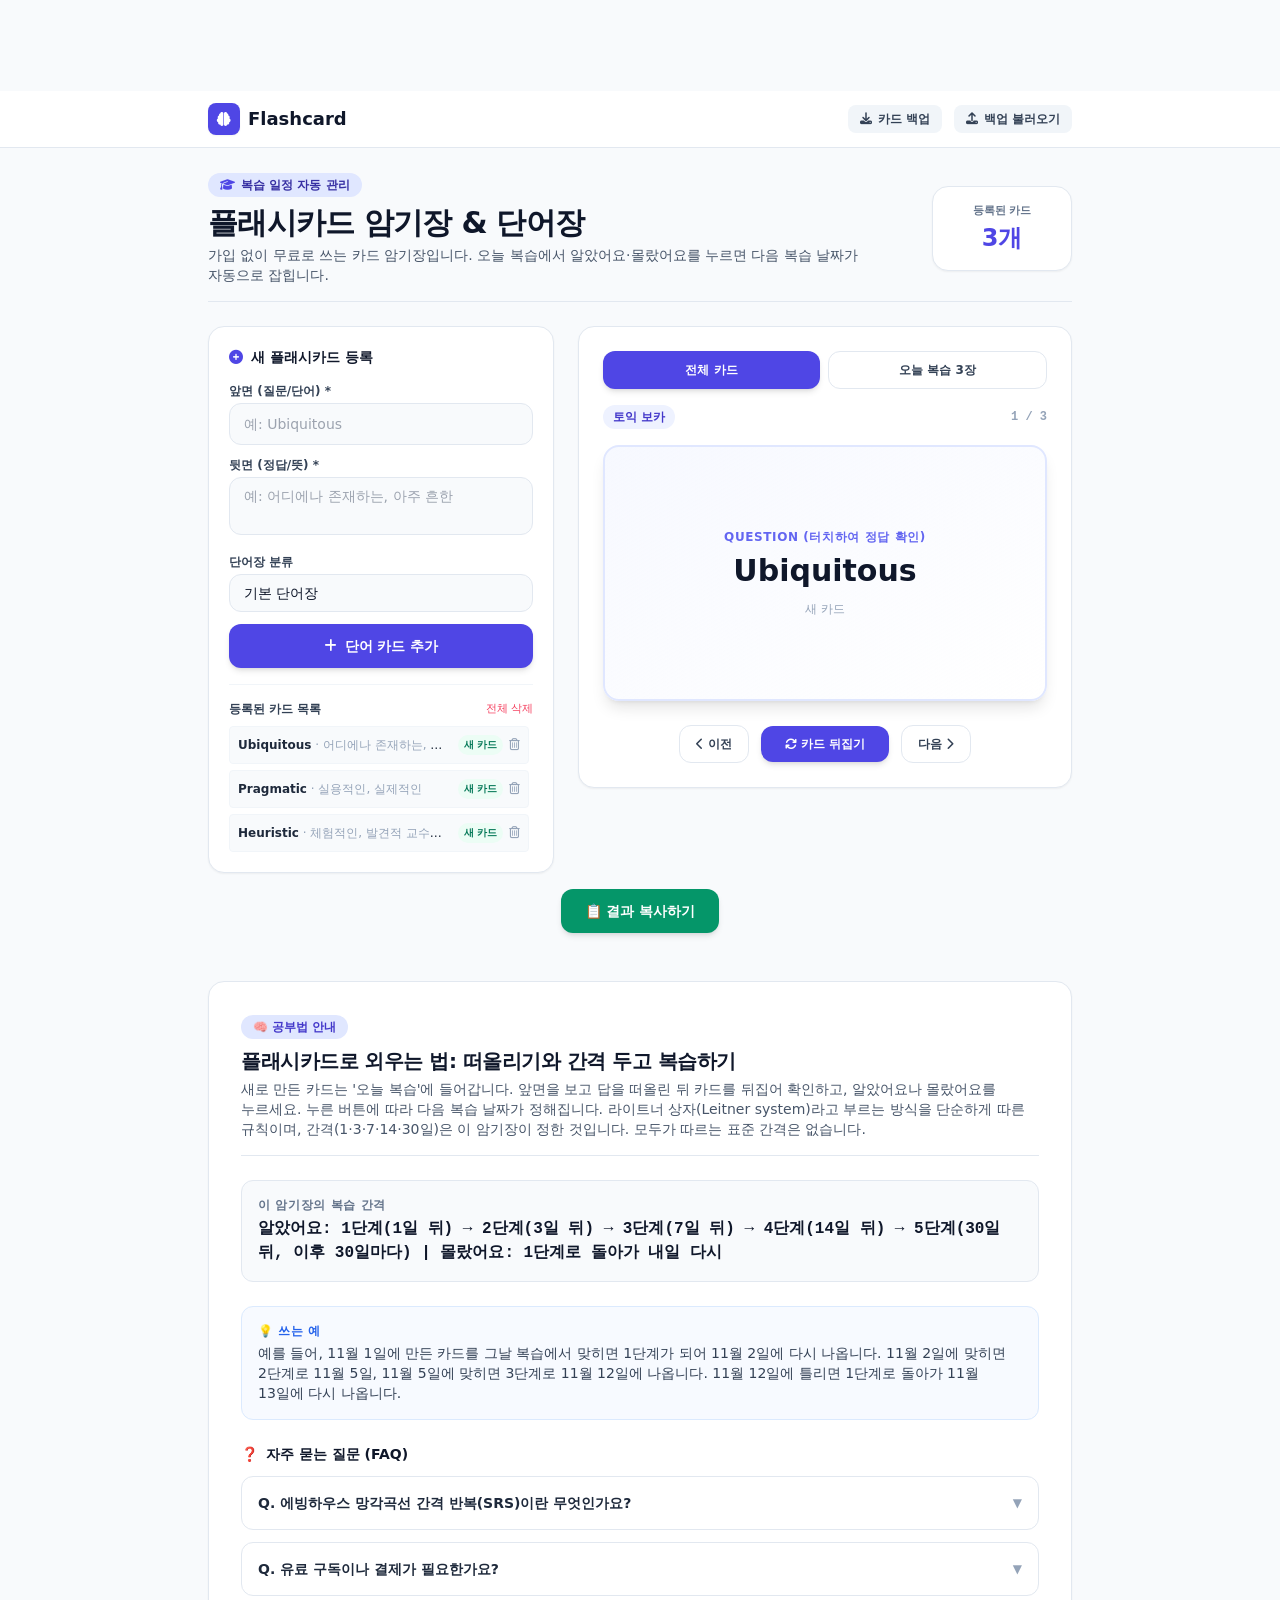
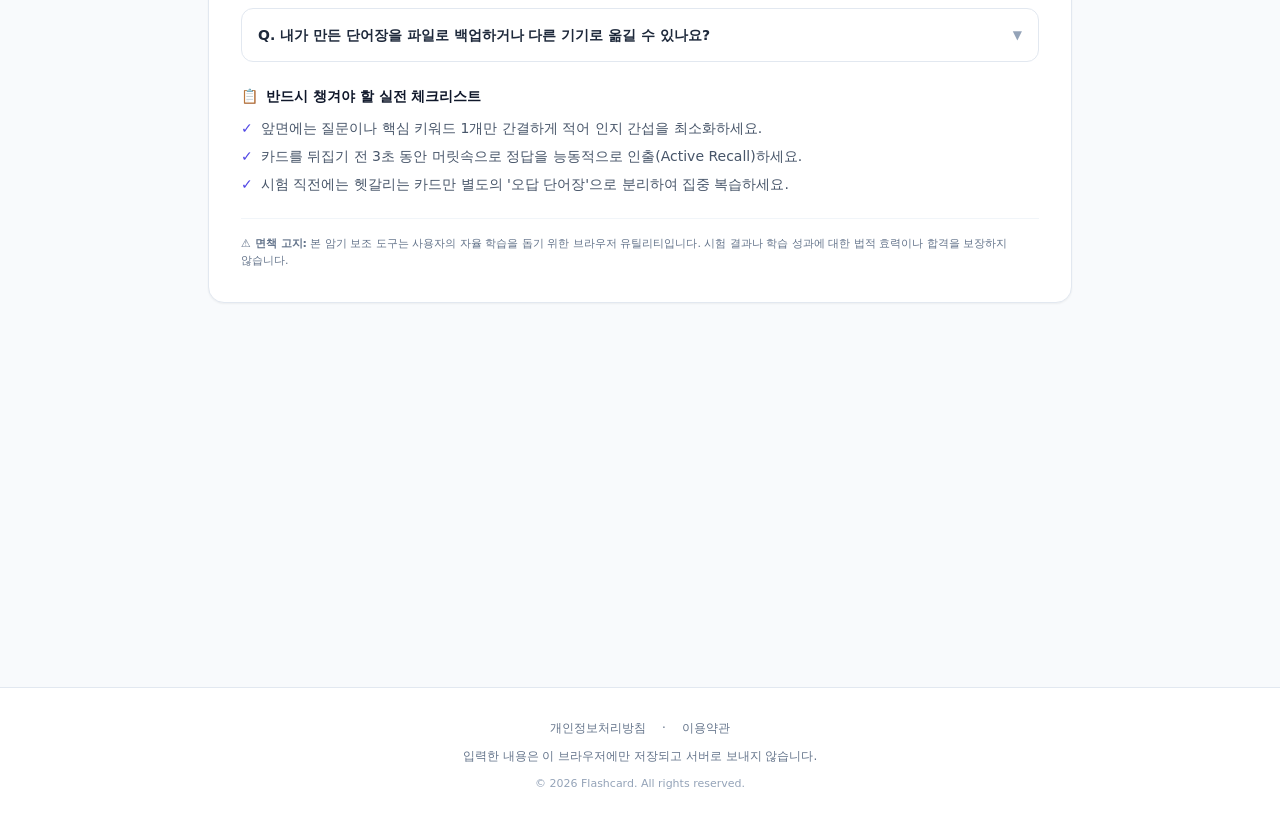
<file: index.html>
<!DOCTYPE html>
<html lang="ko">
<head>
    <meta charset="UTF-8">
    <link rel="preconnect" href="https://pagead2.googlesyndication.com">
    <link rel="preconnect" href="https://cdnjs.cloudflare.com" crossorigin>

    <link href="apple-touch-icon.png" rel="apple-touch-icon" sizes="180x180"/>
    <meta content="width=device-width, initial-scale=1.0, maximum-scale=1.0, user-scalable=no" name="viewport"/>
    <title>플래시카드 암기장 | 복습 일정 자동 관리 단어장</title>
    <meta content="단어·자격증 공부용 카드를 만들어 뒤집어 보며 외우고, 알았어요·몰랐어요에 따라 다음 복습 날짜(1·3·7·14·30일 뒤)를 자동으로 잡아 주는 플래시카드 암기장입니다. 카드는 이 브라우저에 저장됩니다." name="description"/>
    <link href="https://flashcard.enjoy-onepage.com/" rel="canonical"/>
    <meta content="website" property="og:type"/>
    <meta property="og:locale" content="ko_KR">
    <meta content="https://flashcard.enjoy-onepage.com/" property="og:url"/>
    <meta content="플래시카드 암기장 | 복습 일정 자동 관리 단어장" property="og:title"/>
    <meta content="단어·자격증 공부용 카드를 만들어 뒤집어 보며 외우고, 알았어요·몰랐어요에 따라 다음 복습 날짜(1·3·7·14·30일 뒤)를 자동으로 잡아 주는 플래시카드 암기장입니다. 카드는 이 브라우저에 저장됩니다." property="og:description"/>
    <meta content="https://flashcard.enjoy-onepage.com/og-image.png" property="og:image"/>
    <meta content="summary_large_image" name="twitter:card"/>
    <meta content="플래시카드 암기장 | 복습 일정 자동 관리 단어장" name="twitter:title"/>
    <meta content="단어·자격증 공부용 카드를 만들어 뒤집어 보며 외우고, 알았어요·몰랐어요에 따라 다음 복습 날짜(1·3·7·14·30일 뒤)를 자동으로 잡아 주는 플래시카드 암기장입니다. 카드는 이 브라우저에 저장됩니다." name="twitter:description"/>
    <meta content="https://flashcard.enjoy-onepage.com/og-image.png" name="twitter:image"/>
    <link href="/favicon.ico" rel="icon" type="image/x-icon"/>

    <link rel="stylesheet" href="./style.css">
    <link href="https://cdnjs.cloudflare.com/ajax/libs/font-awesome/6.4.0/css/all.min.css" rel="stylesheet"/>
    <script async crossorigin="anonymous" src="https://pagead2.googlesyndication.com/pagead/js/adsbygoogle.js?client=ca-pub-2228289204702106"></script>

    <script type="application/ld+json">
    {
      "@context": "https://schema.org",
      "@graph": [
        {
          "@type": "WebApplication",
          "@id": "https://flashcard.enjoy-onepage.com/#webapp",
          "name": "Flashcard - 플래시카드 암기장",
          "url": "https://flashcard.enjoy-onepage.com/",
          "applicationCategory": "EducationalApplication",
          "operatingSystem": "All",
          "browserRequirements": "Requires JavaScript. Requires HTML5.",
          "description": "단어·시험 공부용 플래시카드 암기장. 알았어요·몰랐어요에 따라 다음 복습 날짜를 자동으로 잡아 줍니다. 무료, 가입 없음.",
          "image": "https://flashcard.enjoy-onepage.com/og-image.png",
          "offers": { "@type": "Offer", "price": "0", "priceCurrency": "KRW" }
        },
        {
          "@type": "FAQPage",
          "@id": "https://flashcard.enjoy-onepage.com/#faq",
          "mainEntity": [
            {
              "@type": "Question",
              "name": "에빙하우스 망각곡선 간격 반복(SRS)이란 무엇인가요?",
              "acceptedAnswer": {
                "@type": "Answer",
                "text": "외운 내용을 시간 간격을 두고 다시 떠올리며 복습하는 방법입니다. 에빙하우스는 1885년 실험에서 외운 지 하루만 지나도 많은 부분을 잊는다는 망각곡선을 보고했고, 간격을 두고 복습하면 오래 기억하는 데 도움이 된다는 연구가 많습니다. 이 암기장은 알았어요·몰랐어요 버튼에 따라 다음 복습 날짜를 1·3·7·14·30일 간격으로 잡아 줍니다."
              }
            },
            {
              "@type": "Question",
              "name": "유료 구독이나 결제가 필요한가요?",
              "acceptedAnswer": {
                "@type": "Answer",
                "text": "아니요. 가입과 결제 없이 무료로 쓸 수 있습니다. 카드는 이 브라우저의 localStorage에 저장됩니다."
              }
            },
            {
              "@type": "Question",
              "name": "내가 만든 단어장을 파일로 백업하거나 다른 기기로 옮길 수 있나요?",
              "acceptedAnswer": {
                "@type": "Answer",
                "text": "네. 위쪽의 백업 버튼으로 카드를 JSON 파일로 내려받고, 옮길 기기나 브라우저에서 불러오기 버튼으로 그 파일을 고르면 됩니다. 파일에 복습 단계와 다음 복습 날짜도 들어 있어 이어서 복습할 수 있습니다. 그곳에 이미 카드가 있으면 백업에만 있는 카드를 더할지(합치기), 지금 카드를 백업으로 바꿀지(바꾸기) 고를 수 있습니다. 파일은 이 브라우저 안에서만 읽고 서버로 보내지 않습니다."
              }
            }
          ]
        }
      ]
    }
    </script>

    <style id="layout-shield">
      html, body { max-width: 100%; overflow-x: hidden; }
      .manual-ad-box { width: 100%; max-width: 960px; margin-left: auto; margin-right: auto; text-align: center; overflow: hidden; }
      .manual-ad-box ins { max-width: 100% !important; overflow: hidden !important; }
      :focus-visible { outline: 2px solid #3b82f6 !important; outline-offset: 2px !important; }
      input:focus-visible, select:focus-visible, textarea:focus-visible, button:focus-visible { outline: 2px solid #2563eb !important; outline-offset: 1px !important; }
      .card-flip-inner { transition: transform 0.5s; transform-style: preserve-3d; }
      .card-flipped .card-flip-inner { transform: rotateY(180deg); }
      .card-front, .card-back { backface-visibility: hidden; }
      .card-back { transform: rotateY(180deg); }
      /* 휴대폰(640px 미만)에서는 머리말 버튼에 짧은 이름을 보인다 */
      @media (min-width: 640px) { .fc-narrow { display: none; } }
      #importDialog::backdrop { background: rgba(15, 23, 42, .45); }
      #importMergeBtn:disabled { opacity: .5; cursor: not-allowed; }
    </style>
<style id="mobile-hardening-shield">
  /* 모바일 한글 단어 단위 줄바꿈 보존 & 버튼 텍스트 단일행 쉴드 */
  body, h1, h2, h3, h4, p, span, label {
    word-break: keep-all;
    overflow-wrap: break-word;
  }
  button, [role="button"], a.btn {
    white-space: nowrap;
    word-break: keep-all;
  }
  @media (max-width: 640px) {
    input, select, textarea {
      font-size: 16px !important;
    }
    button, [role="button"], a.btn {
      min-height: 42px;
    }
  }
</style>
<style id="ad-cls-shield">
  .ad-bottom { min-height: 280px !important; }
  .ad-bottom ins { min-height: 280px !important; }
</style>
<script id="math-guard">
// Global Math & DOM Output Guard: prevents NaN / Infinity leaks to UI
(function() {
  const origToLocaleString = Number.prototype.toLocaleString;
  Number.prototype.toLocaleString = function(locales, options) {
    if (!Number.isFinite(this.valueOf())) return '0';
    return origToLocaleString.call(this, locales, options);
  };
  const origToFixed = Number.prototype.toFixed;
  Number.prototype.toFixed = function(digits) {
    if (!Number.isFinite(this.valueOf())) return '0';
    return origToFixed.call(this, digits);
  };
})();
</script>
</head>
<body class="bg-slate-50 text-slate-800 antialiased font-sans min-h-screen flex flex-col justify-between">
    <!-- Top Slim Ad (3824727725, 60px) -->
    <div class="manual-ad-box ad-top-banner" style="width: 100%; max-width: 960px; margin: 8px auto 16px; text-align: center;">
        <ins class="adsbygoogle" data-ad-client="ca-pub-2228289204702106" data-ad-format="horizontal" data-ad-slot="3824727725" data-full-width-responsive="true" style="display:inline-block;width:100%;height:60px;"></ins>
        <script>(adsbygoogle = window.adsbygoogle || []).push({});</script>
    </div>

    <header class="bg-white border-b border-slate-200 sticky top-0 z-40">
        <div class="max-w-4xl mx-auto px-4 py-3 flex items-center justify-between">
            <a href="/" class="flex items-center gap-2 text-slate-900 font-bold text-lg hover:text-indigo-600 transition">
                <span class="w-8 h-8 rounded-lg bg-indigo-600 text-white flex items-center justify-center font-black text-sm shadow-sm"><i class="fa-solid fa-brain"></i></span>
                <span>Flashcard</span>
            </a>
            <div class="flex items-center gap-2 sm:gap-3">
                <button id="exportBtn" class="px-3 py-1.5 text-xs font-bold bg-slate-100 hover:bg-slate-200 text-slate-700 rounded-lg transition flex items-center gap-1.5 whitespace-nowrap" aria-label="카드 백업">
                    <i class="fa-solid fa-download"></i><span class="hidden sm:inline">카드 백업</span><span class="fc-narrow">백업</span>
                </button>
                <button id="importBtn" class="px-3 py-1.5 text-xs font-bold bg-slate-100 hover:bg-slate-200 text-slate-700 rounded-lg transition flex items-center gap-1.5 whitespace-nowrap" aria-label="백업 불러오기">
                    <i class="fa-solid fa-upload"></i><span class="hidden sm:inline">백업 불러오기</span><span class="fc-narrow">불러오기</span>
                </button>
                <input type="file" id="importFile" accept=".json,application/json" style="display:none" tabindex="-1" aria-hidden="true">
            </div>
        </div>
    </header>

    <section class="max-w-4xl mx-auto px-4 pt-6 pb-2 w-full">
        <div class="border-b border-slate-200 pb-4 flex flex-col md:flex-row md:items-center justify-between gap-4">
            <div>
                <div class="inline-flex items-center gap-1.5 px-3 py-1 rounded-full text-xs font-semibold bg-indigo-100 text-indigo-800 mb-2">
                    <i class="fa-solid fa-graduation-cap text-indigo-600"></i><span>복습 일정 자동 관리</span>
                </div>
                <h1 class="text-2xl sm:text-3xl font-black text-slate-900 tracking-tight">
                    플래시카드 암기장 & 단어장
                </h1>
                <p class="text-slate-600 text-xs sm:text-sm mt-1">
                    가입 없이 무료로 쓰는 카드 암기장입니다. 오늘 복습에서 알았어요·몰랐어요를 누르면 다음 복습 날짜가 자동으로 잡힙니다.
                </p>
            </div>
            <div class="bg-white border border-slate-200 rounded-2xl p-3 sm:p-4 text-center min-w-[140px] shadow-sm">
                <div class="text-[11px] font-bold text-slate-500">등록된 카드</div>
                <div class="text-2xl font-black text-indigo-600 mt-0.5" id="cardCountText">0개</div>
            </div>
        </div>
    </section>

    <!-- Workspace: 1:1 Left Card Creator, Right Flashcard Quiz View -->
    <main class="max-w-4xl mx-auto px-4 py-4 w-full flex-grow">
        <div class="grid grid-cols-1 lg:grid-cols-12 gap-6 items-start">
            <!-- Left 5 cols: Add Card Form & List -->
            <section class="lg:col-span-5 bg-white rounded-2xl p-5 border border-slate-200 shadow-sm space-y-4">
                <h2 class="text-sm font-bold text-slate-900 flex items-center gap-2">
                    <i class="fa-solid fa-plus-circle text-indigo-600"></i>새 플래시카드 등록
                </h2>

                <form id="cardForm" class="space-y-3">
                    <div>
                        <label for="cardFront" class="block text-xs font-bold text-slate-700 mb-1">앞면 (질문/단어) *</label>
                        <input type="text" id="cardFront" required placeholder="예: Ubiquitous" class="w-full text-base sm:text-sm px-3.5 py-2.5 bg-slate-50 border border-slate-200 rounded-xl focus:outline-none focus:ring-2 focus:ring-indigo-500 font-medium text-slate-900" aria-label="카드 앞면">
                    </div>
                    <div>
                        <label for="cardBack" class="block text-xs font-bold text-slate-700 mb-1">뒷면 (정답/뜻) *</label>
                        <textarea id="cardBack" required rows="2" placeholder="예: 어디에나 존재하는, 아주 흔한" class="w-full text-base sm:text-sm px-3.5 py-2 bg-slate-50 border border-slate-200 rounded-xl focus:outline-none focus:ring-2 focus:ring-indigo-500 font-medium text-slate-900 resize-none" aria-label="카드 뒷면"></textarea>
                    </div>
                    <div>
                        <label for="cardDeck" class="block text-xs font-bold text-slate-700 mb-1">단어장 분류</label>
                        <input type="text" id="cardDeck" placeholder="예: 토익 보카, 공무원 한국사" value="기본 단어장" class="w-full text-base sm:text-sm px-3.5 py-2 bg-slate-50 border border-slate-200 rounded-xl focus:outline-none focus:ring-2 focus:ring-indigo-500 font-medium text-slate-900" aria-label="단어장 분류">
                    </div>

                    <button type="submit" class="w-full py-3 bg-indigo-600 hover:bg-indigo-700 text-white font-bold text-sm rounded-xl shadow-md transition flex items-center justify-center gap-2 whitespace-nowrap" aria-label="카드 등록">
                        <i class="fa-solid fa-plus"></i><span>단어 카드 추가</span>
                    </button>
                </form>

                <div class="pt-4 border-t border-slate-100">
                    <div class="flex items-center justify-between mb-2">
                        <span class="text-xs font-bold text-slate-700">등록된 카드 목록</span>
                        <button id="clearCardsBtn" class="text-[11px] text-rose-500 hover:underline whitespace-nowrap">전체 삭제</button>
                    </div>
                    <div id="cardMiniList" class="space-y-1.5 max-h-48 overflow-y-auto pr-1 text-xs">
                        <!-- Mini cards list -->
                    </div>
                </div>
            </section>

            <!-- Right 7 cols: Interactive Flashcard Flipper -->
            <section class="lg:col-span-7 space-y-4">
                <div class="bg-white rounded-2xl p-6 border border-slate-200 shadow-sm text-center">
                    <div style="display:flex;gap:8px;margin-bottom:16px">
                        <button type="button" id="modeAllBtn" class="px-4 py-2.5 rounded-xl bg-indigo-600 hover:bg-indigo-700 text-white font-bold text-xs shadow-md transition whitespace-nowrap" style="flex:1" aria-pressed="true">전체 카드</button>
                        <button type="button" id="modeReviewBtn" class="px-4 py-2.5 rounded-xl border border-slate-200 hover:bg-slate-50 font-bold text-xs text-slate-700 transition whitespace-nowrap" style="flex:1" aria-pressed="false">오늘 복습 <span id="dueCountText">0</span>장</button>
                    </div>
                    <div class="flex items-center justify-between mb-4">
                        <span class="text-xs font-bold px-2.5 py-1 rounded-full bg-indigo-50 text-indigo-700" id="currentDeckBadge">기본 단어장</span>
                        <span class="text-xs font-mono font-bold text-slate-400" id="cardIndexText">1 / 1</span>
                    </div>

                    <!-- 3D Flippable Card -->
                    <div id="flashcardBox" class="w-full h-64 cursor-pointer perspective-1000 select-none mb-6">
                        <div class="card-flip-inner relative w-full h-full rounded-2xl border-2 border-indigo-100 bg-gradient-to-br from-indigo-50/50 to-white shadow-lg p-6 flex flex-col items-center justify-center text-center">
                            <!-- Front View -->
                            <div id="cardFrontText" class="card-front absolute inset-0 flex flex-col items-center justify-center p-6">
                                <span class="text-xs font-bold text-indigo-400 uppercase tracking-wider mb-2">FRONT (터치하여 정답 확인)</span>
                                <h3 class="text-2xl sm:text-3xl font-black text-slate-900">등록된 카드가 없습니다</h3>
                                <p class="text-xs text-slate-400 mt-3">왼쪽 폼에서 새 카드를 추가하세요</p>
                            </div>
                            <!-- Back View -->
                            <div id="cardBackText" class="card-back absolute inset-0 flex flex-col items-center justify-center p-6">
                                <span class="text-xs font-bold text-emerald-500 uppercase tracking-wider mb-2">BACK (정답 및 해설)</span>
                                <div class="text-lg sm:text-xl font-extrabold text-slate-900 leading-relaxed">정답 내용</div>
                            </div>
                        </div>
                    </div>

                    <!-- Action Controls -->
                    <div class="flex items-center justify-center gap-3">
                        <button id="prevCardBtn" class="px-4 py-2.5 rounded-xl border border-slate-200 hover:bg-slate-50 font-bold text-xs text-slate-700 transition whitespace-nowrap" aria-label="이전 카드">
                            <i class="fa-solid fa-chevron-left mr-1"></i>이전
                        </button>
                        <button id="flipBtn" class="px-6 py-2.5 rounded-xl bg-indigo-600 hover:bg-indigo-700 text-white font-bold text-xs shadow-md transition whitespace-nowrap" aria-label="카드 뒤집기">
                            <i class="fa-solid fa-arrows-rotate mr-1"></i>카드 뒤집기
                        </button>
                        <button id="nextCardBtn" class="px-4 py-2.5 rounded-xl border border-slate-200 hover:bg-slate-50 font-bold text-xs text-slate-700 transition whitespace-nowrap" aria-label="다음 카드">
                            다음<i class="fa-solid fa-chevron-right ml-1"></i>
                        </button>
                    </div>
                    <div id="gradeRow" style="display:none;gap:8px;margin-top:12px">
                        <button type="button" id="forgotBtn" style="flex:1;min-width:0;white-space:normal;padding:10px 8px;border-radius:12px;border:1px solid #fecdd3;background:#fff1f2;color:#be123c;font-weight:800;font-size:13px;line-height:1.35;cursor:pointer">몰랐어요<span style="display:block;font-size:11px;font-weight:600">1단계 · 내일 다시</span></button>
                        <button type="button" id="knewBtn" style="flex:1;min-width:0;white-space:normal;padding:10px 8px;border-radius:12px;border:1px solid #a7f3d0;background:#ecfdf5;color:#047857;font-weight:800;font-size:13px;line-height:1.35;cursor:pointer">알았어요<span id="knewSub" style="display:block;font-size:11px;font-weight:600">1단계 · 내일 다시</span></button>
                    </div>
                    <p id="reviewHint" style="display:none;margin:12px 0 0;font-size:12px;color:#64748b">답을 먼저 떠올린 뒤 카드를 뒤집고, 알았어요나 몰랐어요를 누르세요.</p>
                </div>
            </section>
        </div>
    
      <div class="mt-4 text-center">
        <button id="masterCopyBtn" onclick="copyMasterResult()" class="whitespace-nowrap w-full sm:w-auto px-6 py-3 bg-emerald-600 hover:bg-emerald-700 text-white font-bold rounded-xl shadow-md transition flex items-center justify-center gap-2 text-sm mx-auto whitespace-nowrap">
          <span>📋 결과 복사하기</span>
        </button>
      </div>

  </main>

    <!-- Toast -->
    <div id="toastNotification" class="fixed bottom-6 left-1/2 -translate-x-1/2 bg-slate-900/90 text-white text-xs sm:text-sm px-4 py-2.5 rounded-xl shadow-xl z-50 transition-opacity duration-300 opacity-0 pointer-events-none flex items-center gap-2">
        <i class="fa-solid fa-circle-check text-indigo-400"></i><span id="toastMessage">안내 메시지</span>
    </div>

    <!-- 백업 불러오기: 이미 카드가 있으면 합칠지 바꿀지 고른다 -->
    <dialog id="importDialog" aria-labelledby="importTitle" style="box-sizing:border-box;width:calc(100% - 32px);max-width:420px;border:none;border-radius:16px;padding:20px;background:#fff;color:#0f172a;box-shadow:0 20px 50px rgba(15,23,42,.3)">
        <h2 id="importTitle" style="margin:0 0 6px;font-size:16px;font-weight:800;color:#0f172a">백업 불러오기</h2>
        <p id="importSummary" style="margin:0 0 14px;font-size:13px;line-height:1.6;color:#475569"></p>
        <div style="display:flex;flex-direction:column;gap:8px">
            <button type="button" id="importMergeBtn" style="text-align:left;white-space:normal;padding:12px 14px;border-radius:12px;border:1px solid #c7d2fe;background:#eef2ff;color:#3730a3;font-weight:800;font-size:14px;line-height:1.4;cursor:pointer">합치기<span id="importMergeSub" style="display:block;margin-top:2px;font-size:12px;font-weight:600;color:#4338ca"></span></button>
            <button type="button" id="importReplaceBtn" style="text-align:left;white-space:normal;padding:12px 14px;border-radius:12px;border:1px solid #fecdd3;background:#fff1f2;color:#be123c;font-weight:800;font-size:14px;line-height:1.4;cursor:pointer">바꾸기<span id="importReplaceSub" style="display:block;margin-top:2px;font-size:12px;font-weight:600;color:#be123c"></span></button>
            <button type="button" id="importCancelBtn" style="padding:10px 14px;border-radius:12px;border:1px solid #e2e8f0;background:#fff;color:#334155;font-weight:700;font-size:13px;cursor:pointer">취소</button>
        </div>
    </dialog>

    <!-- 📖 E-E-A-T Guide Section (Q1~Q7) -->
    <section class="max-w-4xl mx-auto my-8 px-4">
      <div class="bg-white rounded-2xl p-6 sm:p-8 border border-slate-200 shadow-sm space-y-6">
        <div class="border-b border-slate-200 pb-4">
          <div class="inline-flex items-center gap-1.5 px-3 py-1 rounded-full text-xs font-bold bg-indigo-100 text-indigo-700 mb-2">
            <span>🧠 공부법 안내</span>
          </div>
          <h3 class="text-xl font-black text-slate-900 tracking-tight">
            플래시카드로 외우는 법: 떠올리기와 간격 두고 복습하기
          </h3>
          <p class="text-xs sm:text-sm text-slate-600 mt-1">
            새로 만든 카드는 '오늘 복습'에 들어갑니다. 앞면을 보고 답을 떠올린 뒤 카드를 뒤집어 확인하고, 알았어요나 몰랐어요를 누르세요. 누른 버튼에 따라 다음 복습 날짜가 정해집니다. 라이트너 상자(Leitner system)라고 부르는 방식을 단순하게 따른 규칙이며, 간격(1·3·7·14·30일)은 이 암기장이 정한 것입니다. 모두가 따르는 표준 간격은 없습니다.
          </p>
        </div>

        <div class="p-4 bg-slate-50 rounded-xl border border-slate-200">
          <div class="text-xs font-bold text-slate-500 uppercase tracking-wider mb-1">이 암기장의 복습 간격</div>
          <div class="text-sm sm:text-base font-extrabold text-slate-900 font-mono leading-relaxed">
            알았어요: 1단계(1일 뒤) → 2단계(3일 뒤) → 3단계(7일 뒤) → 4단계(14일 뒤) → 5단계(30일 뒤, 이후 30일마다) | 몰랐어요: 1단계로 돌아가 내일 다시
          </div>
        </div>

        <div class="p-4 bg-blue-50/50 rounded-xl border border-blue-100">
          <div class="text-xs font-bold text-blue-600 uppercase tracking-wider mb-1">💡 쓰는 예</div>
          <p class="text-xs sm:text-sm text-slate-700 leading-relaxed">
            예를 들어, 11월 1일에 만든 카드를 그날 복습에서 맞히면 1단계가 되어 11월 2일에 다시 나옵니다. 11월 2일에 맞히면 2단계로 11월 5일, 11월 5일에 맞히면 3단계로 11월 12일에 나옵니다. 11월 12일에 틀리면 1단계로 돌아가 11월 13일에 다시 나옵니다.
          </p>
        </div>

        <div class="space-y-3">
          <h4 class="text-sm font-bold text-slate-900 mb-2 flex items-center gap-2"><span>❓</span> 자주 묻는 질문 (FAQ)</h4>
          

    <details class="group border border-slate-200 rounded-xl p-4">
            <summary class="flex items-center justify-between cursor-pointer font-bold text-sm text-slate-800">
              <span>Q. 에빙하우스 망각곡선 간격 반복(SRS)이란 무엇인가요?</span>
              <span class="transition group-open:rotate-180 text-slate-400 text-xs">▼</span>
            </summary>
            <div class="text-xs text-slate-600 mt-3 leading-relaxed border-t border-slate-100 pt-3">
              외운 내용을 시간 간격을 두고 다시 떠올리며 복습하는 방법입니다. 에빙하우스는 1885년 실험에서 외운 지 하루만 지나도 많은 부분을 잊는다는 망각곡선을 보고했고, 간격을 두고 복습하면 오래 기억하는 데 도움이 된다는 연구가 많습니다. 이 암기장은 알았어요·몰랐어요 버튼에 따라 다음 복습 날짜를 1·3·7·14·30일 간격으로 잡아 줍니다.
            </div>
          </details>
          <details class="group border border-slate-200 rounded-xl p-4">
            <summary class="flex items-center justify-between cursor-pointer font-bold text-sm text-slate-800">
              <span>Q. 유료 구독이나 결제가 필요한가요?</span>
              <span class="transition group-open:rotate-180 text-slate-400 text-xs">▼</span>
            </summary>
            <div class="text-xs text-slate-600 mt-3 leading-relaxed border-t border-slate-100 pt-3">
              아니요. 가입과 결제 없이 무료로 쓸 수 있습니다. 카드는 이 브라우저의 localStorage에 저장됩니다.
            </div>
          </details>
          <details class="group border border-slate-200 rounded-xl p-4">
            <summary class="flex items-center justify-between cursor-pointer font-bold text-sm text-slate-800">
              <span>Q. 내가 만든 단어장을 파일로 백업하거나 다른 기기로 옮길 수 있나요?</span>
              <span class="transition group-open:rotate-180 text-slate-400 text-xs">▼</span>
            </summary>
            <div class="text-xs text-slate-600 mt-3 leading-relaxed border-t border-slate-100 pt-3">
              네. 위쪽의 백업 버튼으로 카드를 JSON 파일로 내려받고, 옮길 기기나 브라우저에서 불러오기 버튼으로 그 파일을 고르면 됩니다. 파일에 복습 단계와 다음 복습 날짜도 들어 있어 이어서 복습할 수 있습니다. 그곳에 이미 카드가 있으면 백업에만 있는 카드를 더할지(합치기), 지금 카드를 백업으로 바꿀지(바꾸기) 고를 수 있습니다. 파일은 이 브라우저 안에서만 읽고 서버로 보내지 않습니다.
            </div>
          </details>
        </div>

        <div>
          <h4 class="text-sm font-bold text-slate-900 mb-3 flex items-center gap-2">
            <span>📋</span> 반드시 챙겨야 할 실전 체크리스트
          </h4>
          <ul class="text-xs sm:text-sm text-slate-600 space-y-2">
            <li class="flex items-start gap-2"><span class="text-indigo-600 font-bold">✓</span><span>앞면에는 질문이나 핵심 키워드 1개만 간결하게 적어 인지 간섭을 최소화하세요.</span></li>
            <li class="flex items-start gap-2"><span class="text-indigo-600 font-bold">✓</span><span>카드를 뒤집기 전 3초 동안 머릿속으로 정답을 능동적으로 인출(Active Recall)하세요.</span></li>
            <li class="flex items-start gap-2"><span class="text-indigo-600 font-bold">✓</span><span>시험 직전에는 헷갈리는 카드만 별도의 '오답 단어장'으로 분리하여 집중 복습하세요.</span></li>
          </ul>
        </div>

        <div class="pt-4 border-t border-slate-100 text-[11px] text-slate-500 leading-relaxed">
          <strong>⚠️ 면책 고지:</strong> 본 암기 보조 도구는 사용자의 자율 학습을 돕기 위한 브라우저 유틸리티입니다. 시험 결과나 학습 성과에 대한 법적 효력이나 합격을 보장하지 않습니다.
        </div>
      </div>
    </section>

    <!-- Bottom Large Ad (3416334507) -->
    <!-- ADSENSE START: mid -->
<div class="ad-box ad-mid" style="width:100%;box-sizing:border-box;max-width:1080px;margin:16px auto;padding:0 14px;text-align:center;">
  <ins class="adsbygoogle" style="display:block" data-ad-client="ca-pub-2228289204702106" data-ad-slot="1186914926" data-ad-format="auto" data-full-width-responsive="true"></ins>
  <script>(adsbygoogle = window.adsbygoogle || []).push({});</script>
</div>
<!-- ADSENSE END: mid -->

<div class="manual-ad-box ad-bottom-banner" style="width: 100%; max-width: 960px; margin: 24px auto 16px; text-align: center;min-height:280px;">
        <ins class="adsbygoogle" data-ad-client="ca-pub-2228289204702106" data-ad-format="auto" data-ad-slot="3416334507" data-full-width-responsive="true" style="display:block;min-height:280px;"></ins>
        <script>(adsbygoogle = window.adsbygoogle || []).push({});</script>
    </div>


<footer class="border-t border-slate-200 bg-white py-8 px-4 text-center">
        <div class="max-w-4xl mx-auto text-xs text-slate-500 space-y-3">
            <div class="flex flex-wrap justify-center gap-4 text-xs font-medium">
                <a class="hover:text-indigo-600 transition" href="/privacy.html">개인정보처리방침</a>
                <span>·</span>
                <a class="hover:text-indigo-600 transition" href="/terms.html">이용약관</a>
            </div>
            <p>입력한 내용은 이 브라우저에만 저장되고 서버로 보내지 않습니다.</p>
            <p class="text-[11px] text-slate-400">© 2026 Flashcard. All rights reserved.</p>
        </div>
    </footer>

    <script>
        const STORAGE_KEY = 'enjoy_flashcards_v1';
        // 복습 단계별 간격(일). 0단계는 새 카드(아직 복습 전)라 바로 복습할 수 있다
        const STAGE_DAYS = [0, 1, 3, 7, 14, 30];
        const MAX_STAGE = STAGE_DAYS.length - 1;
        let cards = [];
        let currentIndex = 0;
        let isFlipped = false;
        let hasCard = false;
        let shownId = null;
        let mode = 'all'; // 'all' = 전체 카드, 'review' = 오늘 복습
        let session = { knew: 0, forgot: 0 };

        function pad2(n) { return String(n).padStart(2, '0'); }
        // 이 기기 시간대의 날짜(YYYY-MM-DD). toISOString()은 UTC라 한국에서는 오전 9시 전에 전날이 된다
        function dateKey(d) { return d.getFullYear() + '-' + pad2(d.getMonth() + 1) + '-' + pad2(d.getDate()); }
        function todayKey() { return dateKey(new Date()); }
        function addDays(key, n) {
            const p = key.split('-').map(Number);
            return dateKey(new Date(p[0], p[1] - 1, p[2] + n));
        }
        function dateLabel(key) {
            const p = key.split('-').map(Number);
            return p[1] + '월 ' + p[2] + '일';
        }
        function daysText(n) { return n === 1 ? '내일' : n + '일 뒤'; }
        function isDue(c, today) { return !c.due || c.due <= today; }
        // 오늘 복습할 카드: 복습 날짜가 오래된 카드부터, 새 카드(날짜 없음)는 뒤에
        function dueCards() {
            const today = todayKey();
            const key = c => c.due || '9999-12-31';
            return cards.filter(c => isDue(c, today)).sort((a, b) => key(a) < key(b) ? -1 : key(a) > key(b) ? 1 : 0);
        }
        function stageLabel(c) {
            if (!c.stage) return '새 카드';
            return c.stage + '단계 · ' + (isDue(c, todayKey()) ? '오늘 복습' : dateLabel(c.due) + ' 복습');
        }
        function nextReviewText() {
            const today = todayKey();
            const later = cards.filter(c => c.due && c.due > today).map(c => c.due).sort();
            if (!later.length) return cards.length ? '' : '왼쪽에서 카드를 추가하세요';
            return '다음 복습: ' + dateLabel(later[0]) + ' ' + later.filter(d => d === later[0]).length + '장';
        }
        // 예전에 저장한 카드에는 단계·날짜가 없으므로 새 카드로 시작한다
        function normalize(list) {
            if (!Array.isArray(list)) return [];
            return list.filter(c => c && typeof c === 'object').map((c, i) => Object.assign({}, c, {
                // id는 삭제 버튼의 onclick에 들어가므로 영문·숫자·_·-만 받는다 (백업 파일에서 온 값도 마찬가지)
                id: typeof c.id === 'string' && /^[A-Za-z0-9_-]{1,80}$/.test(c.id) ? c.id : 'card_' + Date.now() + '_' + i,
                stage: Number.isInteger(c.stage) && c.stage >= 0 && c.stage <= MAX_STAGE ? c.stage : 0,
                due: typeof c.due === 'string' && /^\d{4}-(0[1-9]|1[0-2])-(0[1-9]|[12]\d|3[01])$/.test(c.due) ? c.due : ''
            }));
        }

        function escapeHtml(str) {
            return String(str || '').replace(/[&<>"']/g, m => ({
                '&': '&amp;', '<': '&lt;', '>': '&gt;', '"': '&quot;', "'": '&#39;'
            }[m]));
        }

        function showToast(msg) {
            const toast = document.getElementById('toastNotification');
            const toastMsg = document.getElementById('toastMessage');
            if (toast && toastMsg) {
                toastMsg.textContent = msg;
                toast.classList.remove('opacity-0', 'pointer-events-none');
                setTimeout(() => toast.classList.add('opacity-0', 'pointer-events-none'), 2200);
            }
        }

        function loadCards() {
            try {
                const raw = localStorage.getItem(STORAGE_KEY);
                cards = normalize(raw ? JSON.parse(raw) : [
                    { id: 'c1', front: 'Ubiquitous', back: '어디에나 존재하는, 아주 흔한', deck: '토익 보카' },
                    { id: 'c2', front: 'Pragmatic', back: '실용적인, 실제적인', deck: '토익 보카' },
                    { id: 'c3', front: 'Heuristic', back: '체험적인, 발견적 교수법의', deck: 'IT 상식' }
                ]);
            } catch(e) {
                cards = [];
            }
            renderCardView();
            renderMiniList();
        }

        function saveCards() {
            try {
                localStorage.setItem(STORAGE_KEY, JSON.stringify(cards));
            } catch(e) {}
            renderCardView();
            renderMiniList();
        }

        const BTN_ON = 'px-4 py-2.5 rounded-xl bg-indigo-600 hover:bg-indigo-700 text-white font-bold text-xs shadow-md transition whitespace-nowrap';
        const BTN_OFF = 'px-4 py-2.5 rounded-xl border border-slate-200 hover:bg-slate-50 font-bold text-xs text-slate-700 transition whitespace-nowrap';

        function setFace(front, back) {
            document.getElementById('cardFrontText').innerHTML = front;
            document.getElementById('cardBackText').innerHTML = back;
        }

        function updateGradeRow() {
            const reviewing = mode === 'review' && hasCard;
            document.getElementById('gradeRow').style.display = reviewing && isFlipped ? 'flex' : 'none';
            document.getElementById('reviewHint').style.display = reviewing && !isFlipped ? 'block' : 'none';
        }

        function renderCardView() {
            const count = cards.length;
            const due = dueCards();
            const reviewing = mode === 'review';
            document.getElementById('cardCountText').textContent = `${count}개`;
            document.getElementById('dueCountText').textContent = due.length;
            ['modeAllBtn', 'modeReviewBtn'].forEach(id => {
                const on = (id === 'modeReviewBtn') === reviewing;
                const b = document.getElementById(id);
                b.className = on ? BTN_ON : BTN_OFF;
                b.setAttribute('aria-pressed', String(on));
            });
            document.getElementById('prevCardBtn').style.display = reviewing ? 'none' : '';
            document.getElementById('nextCardBtn').style.display = reviewing ? 'none' : '';

            // 카드를 바꿀 때마다 앞면부터
            isFlipped = false;
            document.getElementById('flashcardBox').classList.remove('card-flipped');

            let c = null;
            if (reviewing) {
                c = due[0] || null;
                document.getElementById('cardIndexText').textContent = `남은 ${due.length}장`;
            } else if (count > 0) {
                if (currentIndex >= count) currentIndex = count - 1;
                if (currentIndex < 0) currentIndex = 0;
                c = cards[currentIndex];
                document.getElementById('cardIndexText').textContent = `${currentIndex + 1} / ${count}`;
            } else {
                document.getElementById('cardIndexText').textContent = '0 / 0';
            }
            hasCard = !!c;
            shownId = c ? c.id : null;

            if (!c) {
                const done = session.knew + session.forgot;
                const title = !reviewing || count === 0 ? '등록된 카드가 없습니다' : (done ? '오늘 복습을 마쳤습니다' : '오늘 복습할 카드가 없습니다');
                const sub = [reviewing && done ? `알았어요 ${session.knew}장 · 몰랐어요 ${session.forgot}장` : '',
                             reviewing ? nextReviewText() : '왼쪽에서 카드를 추가하세요'].filter(Boolean).join('<br>');
                setFace(`
                    <span class="text-xs font-bold text-indigo-400 uppercase tracking-wider mb-2">${reviewing ? 'REVIEW' : 'FRONT'}</span>
                    <h3 class="text-xl font-bold text-slate-500">${title}</h3>
                    <p class="text-xs text-slate-400 mt-2">${sub}</p>
                `, `<div class="text-sm text-slate-400">정답 없음</div>`);
                updateGradeRow();
                return;
            }

            document.getElementById('currentDeckBadge').textContent = c.deck || '기본 단어장';
            setFace(`
                <span class="text-xs font-bold text-indigo-500 uppercase tracking-wider mb-2">QUESTION (터치하여 정답 확인)</span>
                <h3 class="text-2xl sm:text-3xl font-black text-slate-900">${escapeHtml(c.front)}</h3>
                <p class="text-xs text-slate-400 mt-3">${escapeHtml(stageLabel(c))}</p>
            `, `
                <span class="text-xs font-bold text-emerald-600 uppercase tracking-wider mb-2">ANSWER</span>
                <div class="text-lg sm:text-xl font-extrabold text-slate-900 leading-relaxed">${escapeHtml(c.back)}</div>
            `);
            if (reviewing) {
                const next = Math.min(c.stage + 1, MAX_STAGE);
                document.getElementById('knewSub').textContent = `${next}단계 · ${daysText(STAGE_DAYS[next])} 다시`;
            }
            updateGradeRow();
        }

        function renderMiniList() {
            const list = document.getElementById('cardMiniList');
            list.innerHTML = '';
            const today = todayKey();
            cards.forEach((c, idx) => {
                const item = document.createElement('div');
                item.className = 'p-2 rounded bg-slate-50 border border-slate-100 flex items-center justify-between gap-2';
                const tone = !c.stage ? 'background:#ecfdf5;color:#047857' : isDue(c, today) ? 'background:#fef3c7;color:#b45309' : 'background:#eef2ff;color:#4338ca';
                item.innerHTML = `
                    <div class="truncate cursor-pointer hover:text-indigo-600" style="min-width:0" onclick="goToCard(${idx})">
                        <strong>${escapeHtml(c.front)}</strong> <span class="text-slate-400">· ${escapeHtml(c.back)}</span>
                    </div>
                    <span style="display:flex;align-items:center;gap:6px;flex-shrink:0">
                        <span style="font-size:10px;font-weight:700;padding:2px 6px;border-radius:9999px;white-space:nowrap;${tone}">${escapeHtml(stageLabel(c))}</span>
                        <button onclick="deleteCard('${c.id}')" class="text-slate-400 hover:text-rose-600 text-xs whitespace-nowrap" aria-label="삭제"><i class="fa-regular fa-trash-can"></i></button>
                    </span>
                `;
                list.appendChild(item);
            });
        }

        window.goToCard = function(idx) {
            mode = 'all';
            currentIndex = idx;
            renderCardView();
        };

        window.deleteCard = function(id) {
            cards = cards.filter(c => c.id !== id);
            saveCards();
            showToast("카드가 삭제되었습니다.");
        };

        function flip() {
            if (!hasCard) return;
            isFlipped = !isFlipped;
            document.getElementById('flashcardBox').classList.toggle('card-flipped', isFlipped);
            updateGradeRow();
        }

        // 알았어요: 한 단계 올리고 그 단계 간격 뒤에 다시. 몰랐어요: 1단계로 내리고 내일 다시
        function grade(knew) {
            if (mode !== 'review' || !isFlipped) return;
            const c = cards.find(x => x.id === shownId);
            if (!c) return;
            c.stage = knew ? Math.min(c.stage + 1, MAX_STAGE) : 1;
            c.due = addDays(todayKey(), STAGE_DAYS[c.stage]);
            if (knew) session.knew++; else session.forgot++;
            saveCards();
            showToast(`${knew ? '알았어요' : '몰랐어요'} · ${dateLabel(c.due)}에 다시 나옵니다`);
        }

        function setMode(m) {
            if (m === 'review' && mode !== 'review') session = { knew: 0, forgot: 0 };
            mode = m;
            renderCardView();
        }

        document.getElementById('modeAllBtn').addEventListener('click', () => setMode('all'));
        document.getElementById('modeReviewBtn').addEventListener('click', () => setMode('review'));
        document.getElementById('forgotBtn').addEventListener('click', () => grade(false));
        document.getElementById('knewBtn').addEventListener('click', () => grade(true));

        document.getElementById('flashcardBox').addEventListener('click', flip);
        document.getElementById('flipBtn').addEventListener('click', flip);

        document.getElementById('prevCardBtn').addEventListener('click', () => {
            if (cards.length > 0) {
                currentIndex = (currentIndex - 1 + cards.length) % cards.length;
                renderCardView();
            }
        });

        document.getElementById('nextCardBtn').addEventListener('click', () => {
            if (cards.length > 0) {
                currentIndex = (currentIndex + 1) % cards.length;
                renderCardView();
            }
        });

        document.getElementById('cardForm').addEventListener('submit', (e) => {
            e.preventDefault();
            const front = document.getElementById('cardFront').value.trim();
            const back = document.getElementById('cardBack').value.trim();
            const deck = document.getElementById('cardDeck').value.trim() || '기본 단어장';
            if (!front || !back) return;

            cards.push({
                id: 'card_' + Date.now(),
                front,
                back,
                deck,
                stage: 0,
                due: ''
            });
            saveCards();
            currentIndex = cards.length - 1;
            renderCardView();

            document.getElementById('cardFront').value = '';
            document.getElementById('cardBack').value = '';
            showToast("새 카드가 등록되었습니다!");
        });

        document.getElementById('clearCardsBtn').addEventListener('click', () => {
            if (confirm("등록된 모든 카드를 삭제하시겠습니까?")) {
                cards = [];
                saveCards();
                showToast("전체 카드가 삭제되었습니다.");
            }
        });

        document.getElementById('exportBtn').addEventListener('click', () => {
            const dataStr = "data:text/json;charset=utf-8," + encodeURIComponent(JSON.stringify(cards, null, 2));
            const a = document.createElement('a');
            a.href = dataStr;
            a.download = `flashcards_${todayKey()}.json`; // 이 기기 날짜. toISOString()은 UTC라 오전 9시 전에는 전날이 된다
            a.click();
            showToast("카드 백업 파일이 저장되었습니다.");
        });

        // ---- 백업 불러오기: 백업 버튼으로 내려받은 JSON 파일을 다시 읽는다. 파일은 이 브라우저 안에서만 읽는다
        const IMPORT_MAX_BYTES = 10 * 1024 * 1024;
        let pendingImport = null;

        function newId(i) {
            return 'card_' + Date.now() + '_' + (i || 0) + '_' + Math.random().toString(36).slice(2, 7);
        }
        // 앞면과 뒷면이 같으면 같은 카드로 본다 (이 암기장에는 카드를 고치는 기능이 없다)
        function cardKey(c) { return String(c.front).trim() + '\u0000' + String(c.back).trim(); }
        // 같은 id가 또 나오면 새 id를 준다. 삭제 버튼이 id로 카드를 찾기 때문이다
        function ensureUniqueIds(list) {
            const seen = new Set();
            return list.map((c, i) => {
                const copy = seen.has(c.id) ? Object.assign({}, c, { id: newId(i) }) : c;
                seen.add(copy.id);
                return copy;
            });
        }
        // 앞면과 뒷면이 있는 카드만 받고, 앞면·뒷면·단어장·단계·날짜만 남긴다
        function parseBackup(text) {
            let data;
            try {
                data = JSON.parse(String(text).replace(/^\uFEFF/, ''));
            } catch (e) {
                return { error: '파일을 읽지 못했습니다. 이 암기장의 백업 버튼으로 내려받은 .json 파일인지 확인해 주세요.' };
            }
            const list = Array.isArray(data) ? data : (data && Array.isArray(data.cards) ? data.cards : null);
            if (!list) return { error: '카드 목록이 없는 파일입니다. 이 암기장의 백업 버튼으로 내려받은 파일을 골라 주세요.' };
            const str = v => typeof v === 'string' ? v.trim() : (typeof v === 'number' && Number.isFinite(v) ? String(v) : '');
            const valid = [];
            list.forEach(c => {
                if (!c || typeof c !== 'object' || Array.isArray(c)) return;
                const front = str(c.front), back = str(c.back);
                if (!front || !back) return;
                valid.push({ id: c.id, front, back, deck: str(c.deck) || '기본 단어장', stage: c.stage, due: c.due });
            });
            return { cards: ensureUniqueIds(normalize(valid)), skipped: list.length - valid.length };
        }

        // 저장에 실패하면(저장 공간 부족 등) 아무것도 바꾸지 않는다
        function commitImport(next, message) {
            const before = cards;
            cards = ensureUniqueIds(next);
            try {
                localStorage.setItem(STORAGE_KEY, JSON.stringify(cards));
            } catch (e) {
                cards = before;
                showToast('이 브라우저에 저장하지 못해 백업을 불러오지 못했습니다. 지금 카드는 그대로입니다.');
                return;
            }
            mode = 'all';
            currentIndex = 0;
            session = { knew: 0, forgot: 0 };
            renderCardView();
            renderMiniList();
            showToast(message);
        }

        function planMerge(incoming) {
            const have = new Set(cards.map(cardKey));
            const fresh = [];
            incoming.forEach(c => {
                const k = cardKey(c);
                if (!have.has(k)) { fresh.push(c); have.add(k); }
            });
            return { fresh, same: incoming.length - fresh.length };
        }

        function closeImportDialog() {
            const dlg = document.getElementById('importDialog');
            if (dlg.open) dlg.close();
            pendingImport = null;
        }

        function mergeImport() {
            if (!pendingImport) return;
            const { plan, note } = pendingImport;
            closeImportDialog();
            commitImport(cards.concat(plan.fresh),
                `카드 ${plan.fresh.length}장을 더했습니다.` + (plan.same ? ` 이미 있던 ${plan.same}장은 그대로 뒀습니다.` : '') + note);
        }

        function replaceImport() {
            if (!pendingImport) return;
            const { res, note } = pendingImport;
            closeImportDialog();
            commitImport(res.cards, `백업의 카드 ${res.cards.length}장으로 바꿨습니다.` + note);
        }

        function openImportDialog(res, name, note) {
            const plan = planMerge(res.cards);
            pendingImport = { res, plan, note };
            const dlg = document.getElementById('importDialog');
            const mergeBtn = document.getElementById('importMergeBtn');
            document.getElementById('importSummary').textContent =
                `${name || '백업 파일'}에 카드 ${res.cards.length}장이 있습니다.` + note + ` 지금 이 브라우저에는 카드 ${cards.length}장이 있습니다.`;
            mergeBtn.disabled = plan.fresh.length === 0;
            document.getElementById('importMergeSub').textContent = plan.fresh.length
                ? `백업에만 있는 카드 ${plan.fresh.length}장을 더합니다. 지금 카드는 복습 단계까지 그대로 둡니다.`
                : '백업의 카드가 모두 이미 있어서 더할 카드가 없습니다.';
            document.getElementById('importReplaceSub').textContent =
                `지금 카드 ${cards.length}장을 지우고, 백업의 카드 ${res.cards.length}장과 복습 단계로 바꿉니다.`;
            if (typeof dlg.showModal === 'function') {
                if (!dlg.open) dlg.showModal();
                (mergeBtn.disabled ? document.getElementById('importCancelBtn') : mergeBtn).focus();
            } else if (plan.fresh.length && confirm(`백업에만 있는 카드 ${plan.fresh.length}장을 지금 카드에 더할까요?`)) {
                mergeImport();   // <dialog>를 못 쓰는 오래된 브라우저: 지우는 일 없이 합치기만 묻는다
            } else {
                pendingImport = null;
            }
        }

        function handleImportText(text, name) {
            const res = parseBackup(text);
            if (res.error) { showToast(res.error); return; }
            if (!res.cards.length) { showToast('불러올 카드가 없습니다. 앞면과 뒷면이 모두 있는 카드만 불러옵니다.'); return; }
            const note = res.skipped ? ` 형식이 맞지 않는 ${res.skipped}개는 뺐습니다.` : '';
            let saved = null;
            try { saved = localStorage.getItem(STORAGE_KEY); } catch (e) {}
            // 저장한 카드가 없으면(처음 보이는 예시 카드뿐이거나 0장) 잃을 것이 없으니 묻지 않고 불러온다
            if (saved === null || cards.length === 0) {
                commitImport(res.cards, `백업에서 카드 ${res.cards.length}장을 불러왔습니다.` + note);
                return;
            }
            openImportDialog(res, name, note);
        }

        document.getElementById('importBtn').addEventListener('click', () => document.getElementById('importFile').click());
        document.getElementById('importFile').addEventListener('change', (e) => {
            const input = e.target;
            const file = input.files && input.files[0];
            input.value = ''; // 같은 파일을 다시 골라도 불러오도록
            if (!file) return;
            if (file.size > IMPORT_MAX_BYTES) { showToast('10MB보다 큰 파일은 불러올 수 없습니다.'); return; }
            const reader = new FileReader();
            reader.onload = () => handleImportText(reader.result, file.name);
            reader.onerror = () => showToast('파일을 읽지 못했습니다. 다시 시도해 주세요.');
            reader.readAsText(file, 'utf-8');
        });
        document.getElementById('importMergeBtn').addEventListener('click', mergeImport);
        document.getElementById('importReplaceBtn').addEventListener('click', replaceImport);
        document.getElementById('importCancelBtn').addEventListener('click', closeImportDialog);
        document.getElementById('importDialog').addEventListener('cancel', () => { pendingImport = null; });

        loadCards();
    </script>

  <!-- 원클릭 복사 & 토스트 스크립트 (4-4 헌법 준수) -->
  <div id="masterToast" class="fixed bottom-6 left-1/2 transform -translate-x-1/2 bg-gray-900 text-white text-xs py-3 px-6 rounded-full shadow-2xl transition opacity-0 pointer-events-none z-50">
    클립보드에 복사되었습니다!
  </div>
  <script>
    function copyMasterResult() {
      var resEl = document.getElementById('result') || document.getElementById('resultCard') || document.querySelector('.result-box') || document.querySelector('main');
      var text = resEl ? (resEl.innerText || resEl.textContent) : '플래시카드 암기장 & 단어장 계산 결과';
      var shareText = text.trim() + "\n\n👉 플래시카드 암기장 & 단어장 바로가기: " + window.location.href;
      if (navigator.clipboard) {
        navigator.clipboard.writeText(shareText).then(showMasterToast);
      } else {
        var ta = document.createElement('textarea');
        ta.value = shareText;
        document.body.appendChild(ta);
        ta.select();
        document.execCommand('copy');
        document.body.removeChild(ta);
        showMasterToast();
      }
    }
    function showMasterToast() {
      var t = document.getElementById('masterToast');
      if (!t) return;
      t.classList.remove('opacity-0', 'pointer-events-none');
      t.classList.add('opacity-100');
      setTimeout(function() {
        t.classList.remove('opacity-100');
        t.classList.add('opacity-0', 'pointer-events-none');
      }, 2200);
    }
  </script>

</body>
</html>
</file>
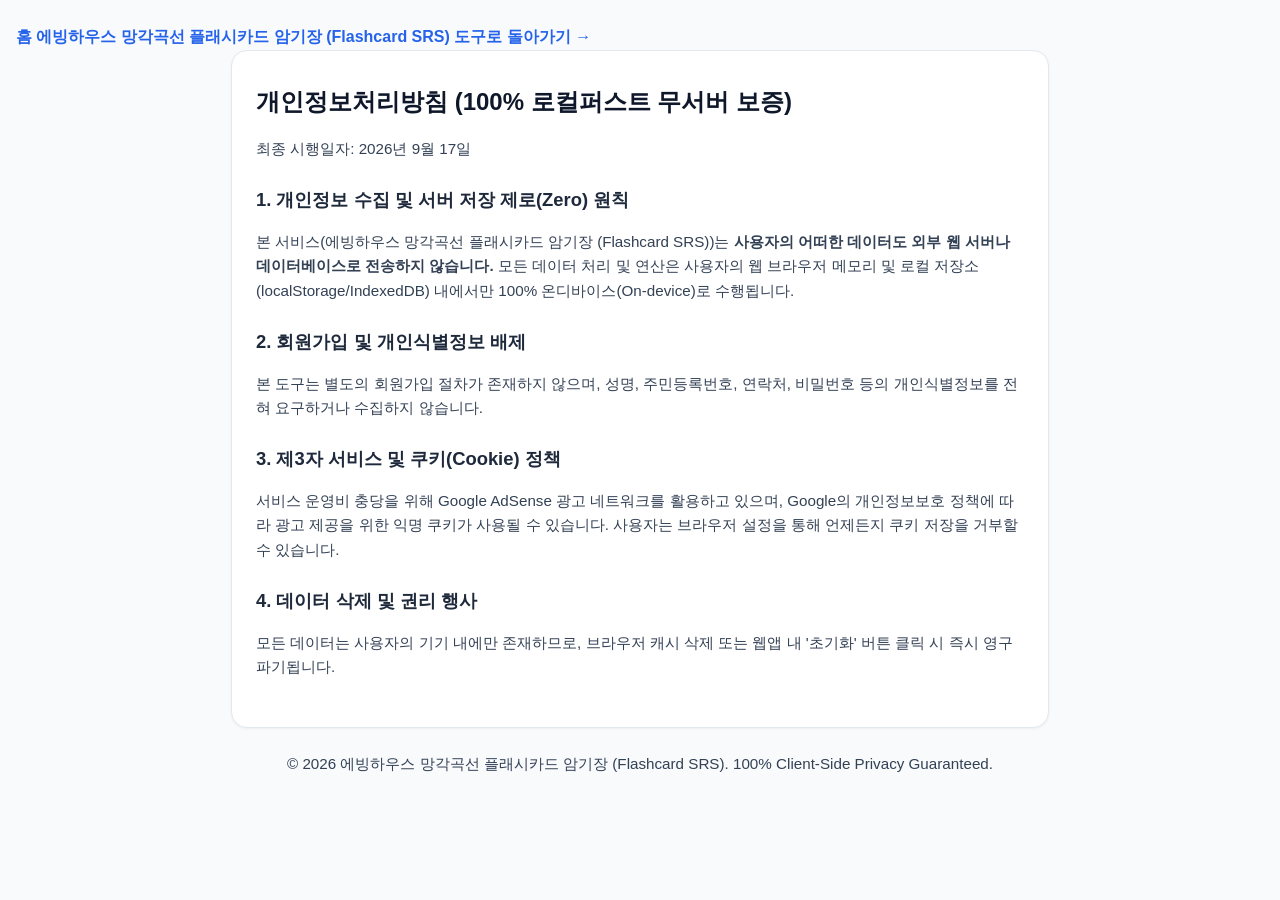
<file: privacy.html>
<!DOCTYPE html>
<html lang="ko">
<head>
  <meta charset="UTF-8">
  <meta name="viewport" content="width=device-width, initial-scale=1.0">
  <title>개인정보처리방침 - 에빙하우스 망각곡선 플래시카드 암기장 (Flashcard SRS)</title>
  <link rel="canonical" href="https://flashcard.enjoy-onepage.com/privacy.html">
  <style>html, body { max-width: 100%; overflow-x: hidden; }</style>
<style>
  body { margin: 0; font-family: -apple-system, BlinkMacSystemFont, "Segoe UI", Roboto, sans-serif; background: #f8fafc; color: #1e293b; line-height: 1.6; padding: 24px 16px; }
  .wrap, .max-w-2xl, .max-w-3xl, .container, main { max-width: 768px; margin: 0 auto; background: #fff; padding: 32px 24px; border-radius: 16px; border: 1px solid #e2e8f0; box-shadow: 0 1px 3px rgba(0,0,0,0.05); }
  h1 { font-size: 1.5rem; font-weight: 800; margin-top: 0; color: #0f172a; }
  h2 { font-size: 1.15rem; font-weight: 700; margin-top: 24px; color: #1e293b; }
  p, li { font-size: 0.95rem; color: #334155; }
  a { color: #2563eb; text-decoration: none; font-weight: 600; }
  a:hover { text-decoration: underline; }
  .footer, footer { text-align: center; margin-top: 24px; font-size: 0.85rem; color: #64748b; }
</style>
</head>
<body class="bg-slate-50 text-slate-800 antialiased font-sans min-h-screen flex flex-col justify-between">
  <header class="bg-white border-b border-slate-200 sticky top-0 z-50">
    <div class="max-w-4xl mx-auto px-4 py-3 flex items-center justify-between">
      <a href="/" class="flex items-center gap-2 text-slate-900 font-bold hover:text-blue-600 transition">
        <span class="w-8 h-8 rounded-lg bg-blue-600 text-white flex items-center justify-center font-black text-sm">홈</span>
        <span>에빙하우스 망각곡선 플래시카드 암기장 (Flashcard SRS)</span>
      </a>
      <a href="/" class="text-sm font-medium text-slate-600 hover:text-blue-600">도구로 돌아가기 →</a>
    </div>
  </header>

  <main class="max-w-4xl mx-auto px-4 py-10 flex-grow w-full">
    <div class="bg-white rounded-2xl p-6 sm:p-10 border border-slate-200 shadow-sm space-y-6">
      <h1 class="text-2xl font-black text-slate-900">개인정보처리방침 (100% 로컬퍼스트 무서버 보증)</h1>
      <p class="text-xs text-slate-500">최종 시행일자: 2026년 9월 17일</p>

      <section class="space-y-3 text-sm text-slate-700 leading-relaxed">
        <h2 class="text-base font-bold text-slate-900">1. 개인정보 수집 및 서버 저장 제로(Zero) 원칙</h2>
        <p>본 서비스(에빙하우스 망각곡선 플래시카드 암기장 (Flashcard SRS))는 <strong>사용자의 어떠한 데이터도 외부 웹 서버나 데이터베이스로 전송하지 않습니다.</strong> 모든 데이터 처리 및 연산은 사용자의 웹 브라우저 메모리 및 로컬 저장소(localStorage/IndexedDB) 내에서만 100% 온디바이스(On-device)로 수행됩니다.</p>

        <h2 class="text-base font-bold text-slate-900">2. 회원가입 및 개인식별정보 배제</h2>
        <p>본 도구는 별도의 회원가입 절차가 존재하지 않으며, 성명, 주민등록번호, 연락처, 비밀번호 등의 개인식별정보를 전혀 요구하거나 수집하지 않습니다.</p>

        <h2 class="text-base font-bold text-slate-900">3. 제3자 서비스 및 쿠키(Cookie) 정책</h2>
        <p>서비스 운영비 충당을 위해 Google AdSense 광고 네트워크를 활용하고 있으며, Google의 개인정보보호 정책에 따라 광고 제공을 위한 익명 쿠키가 사용될 수 있습니다. 사용자는 브라우저 설정을 통해 언제든지 쿠키 저장을 거부할 수 있습니다.</p>

        <h2 class="text-base font-bold text-slate-900">4. 데이터 삭제 및 권리 행사</h2>
        <p>모든 데이터는 사용자의 기기 내에만 존재하므로, 브라우저 캐시 삭제 또는 웹앱 내 '초기화' 버튼 클릭 시 즉시 영구 파기됩니다.</p>
      </section>
    </div>
  </main>

  <footer class="border-t border-slate-200 bg-white py-6 text-center text-xs text-slate-500">
    <p>© 2026 에빙하우스 망각곡선 플래시카드 암기장 (Flashcard SRS). 100% Client-Side Privacy Guaranteed.</p>
  </footer>
</body>
</html>
</file>
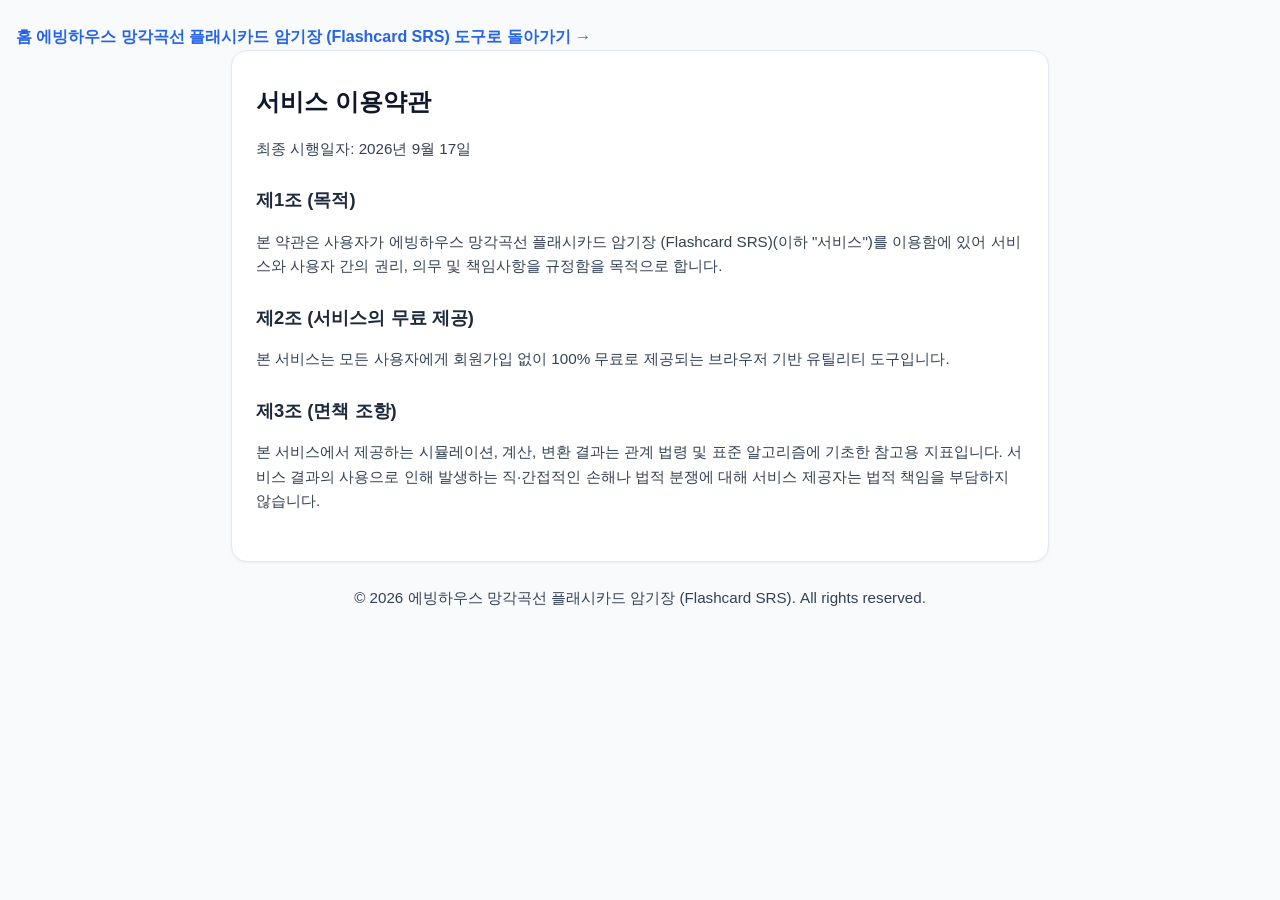
<file: terms.html>
<!DOCTYPE html>
<html lang="ko">
<head>
  <meta charset="UTF-8">
  <meta name="viewport" content="width=device-width, initial-scale=1.0">
  <title>이용약관 - 에빙하우스 망각곡선 플래시카드 암기장 (Flashcard SRS)</title>
  <link rel="canonical" href="https://flashcard.enjoy-onepage.com/terms.html">
  <style>html, body { max-width: 100%; overflow-x: hidden; }</style>
<style>
  body { margin: 0; font-family: -apple-system, BlinkMacSystemFont, "Segoe UI", Roboto, sans-serif; background: #f8fafc; color: #1e293b; line-height: 1.6; padding: 24px 16px; }
  .wrap, .max-w-2xl, .max-w-3xl, .container, main { max-width: 768px; margin: 0 auto; background: #fff; padding: 32px 24px; border-radius: 16px; border: 1px solid #e2e8f0; box-shadow: 0 1px 3px rgba(0,0,0,0.05); }
  h1 { font-size: 1.5rem; font-weight: 800; margin-top: 0; color: #0f172a; }
  h2 { font-size: 1.15rem; font-weight: 700; margin-top: 24px; color: #1e293b; }
  p, li { font-size: 0.95rem; color: #334155; }
  a { color: #2563eb; text-decoration: none; font-weight: 600; }
  a:hover { text-decoration: underline; }
  .footer, footer { text-align: center; margin-top: 24px; font-size: 0.85rem; color: #64748b; }
</style>
</head>
<body class="bg-slate-50 text-slate-800 antialiased font-sans min-h-screen flex flex-col justify-between">
  <header class="bg-white border-b border-slate-200 sticky top-0 z-50">
    <div class="max-w-4xl mx-auto px-4 py-3 flex items-center justify-between">
      <a href="/" class="flex items-center gap-2 text-slate-900 font-bold hover:text-blue-600 transition">
        <span class="w-8 h-8 rounded-lg bg-blue-600 text-white flex items-center justify-center font-black text-sm">홈</span>
        <span>에빙하우스 망각곡선 플래시카드 암기장 (Flashcard SRS)</span>
      </a>
      <a href="/" class="text-sm font-medium text-slate-600 hover:text-blue-600">도구로 돌아가기 →</a>
    </div>
  </header>

  <main class="max-w-4xl mx-auto px-4 py-10 flex-grow w-full">
    <div class="bg-white rounded-2xl p-6 sm:p-10 border border-slate-200 shadow-sm space-y-6">
      <h1 class="text-2xl font-black text-slate-900">서비스 이용약관</h1>
      <p class="text-xs text-slate-500">최종 시행일자: 2026년 9월 17일</p>

      <section class="space-y-3 text-sm text-slate-700 leading-relaxed">
        <h2 class="text-base font-bold text-slate-900">제1조 (목적)</h2>
        <p>본 약관은 사용자가 에빙하우스 망각곡선 플래시카드 암기장 (Flashcard SRS)(이하 "서비스")를 이용함에 있어 서비스와 사용자 간의 권리, 의무 및 책임사항을 규정함을 목적으로 합니다.</p>

        <h2 class="text-base font-bold text-slate-900">제2조 (서비스의 무료 제공)</h2>
        <p>본 서비스는 모든 사용자에게 회원가입 없이 100% 무료로 제공되는 브라우저 기반 유틸리티 도구입니다.</p>

        <h2 class="text-base font-bold text-slate-900">제3조 (면책 조항)</h2>
        <p>본 서비스에서 제공하는 시뮬레이션, 계산, 변환 결과는 관계 법령 및 표준 알고리즘에 기초한 참고용 지표입니다. 서비스 결과의 사용으로 인해 발생하는 직·간접적인 손해나 법적 분쟁에 대해 서비스 제공자는 법적 책임을 부담하지 않습니다.</p>
      </section>
    </div>
  </main>

  <footer class="border-t border-slate-200 bg-white py-6 text-center text-xs text-slate-500">
    <p>© 2026 에빙하우스 망각곡선 플래시카드 암기장 (Flashcard SRS). All rights reserved.</p>
  </footer>
</body>
</html>
</file>
<file: style.css>
*,::backdrop,:after,:before{--tw-border-spacing-x:0;--tw-border-spacing-y:0;--tw-translate-x:0;--tw-translate-y:0;--tw-rotate:0;--tw-skew-x:0;--tw-skew-y:0;--tw-scale-x:1;--tw-scale-y:1;--tw-pan-x: ;--tw-pan-y: ;--tw-pinch-zoom: ;--tw-scroll-snap-strictness:proximity;--tw-gradient-from-position: ;--tw-gradient-via-position: ;--tw-gradient-to-position: ;--tw-ordinal: ;--tw-slashed-zero: ;--tw-numeric-figure: ;--tw-numeric-spacing: ;--tw-numeric-fraction: ;--tw-ring-inset: ;--tw-ring-offset-width:0px;--tw-ring-offset-color:#fff;--tw-ring-color:#3b82f680;--tw-ring-offset-shadow:0 0 #0000;--tw-ring-shadow:0 0 #0000;--tw-shadow:0 0 #0000;--tw-shadow-colored:0 0 #0000;--tw-blur: ;--tw-brightness: ;--tw-contrast: ;--tw-grayscale: ;--tw-hue-rotate: ;--tw-invert: ;--tw-saturate: ;--tw-sepia: ;--tw-drop-shadow: ;--tw-backdrop-blur: ;--tw-backdrop-brightness: ;--tw-backdrop-contrast: ;--tw-backdrop-grayscale: ;--tw-backdrop-hue-rotate: ;--tw-backdrop-invert: ;--tw-backdrop-opacity: ;--tw-backdrop-saturate: ;--tw-backdrop-sepia: ;--tw-contain-size: ;--tw-contain-layout: ;--tw-contain-paint: ;--tw-contain-style: }/*! tailwindcss v3.4.17 | MIT License | https://tailwindcss.com*/*,:after,:before{box-sizing:border-box;border:0 solid #e5e7eb}:after,:before{--tw-content:""}:host,html{line-height:1.5;-webkit-text-size-adjust:100%;tab-size:4;font-family:ui-sans-serif,system-ui,sans-serif,Apple Color Emoji,Segoe UI Emoji,Segoe UI Symbol,Noto Color Emoji;font-feature-settings:normal;font-variation-settings:normal;-webkit-tap-highlight-color:transparent}body{margin:0;line-height:inherit}hr{height:0;color:inherit;border-top-width:1px}abbr:where([title]){-webkit-text-decoration:underline dotted;text-decoration:underline dotted}h1,h2,h3,h4,h5,h6{font-size:inherit;font-weight:inherit}a{color:inherit;text-decoration:inherit}b,strong{font-weight:bolder}code,kbd,pre,samp{font-family:ui-monospace,SFMono-Regular,Menlo,Monaco,Consolas,Liberation Mono,Courier New,monospace;font-feature-settings:normal;font-variation-settings:normal;font-size:1em}small{font-size:80%}sub,sup{font-size:75%;line-height:0;position:relative;vertical-align:initial}sub{bottom:-.25em}sup{top:-.5em}table{text-indent:0;border-color:inherit;border-collapse:collapse}button,input,optgroup,select,textarea{font-family:inherit;font-feature-settings:inherit;font-variation-settings:inherit;font-size:100%;font-weight:inherit;line-height:inherit;letter-spacing:inherit;color:inherit;margin:0;padding:0}button,select{text-transform:none}button,input:where([type=button]),input:where([type=reset]),input:where([type=submit]){-webkit-appearance:button;background-color:initial;background-image:none}:-moz-focusring{outline:auto}:-moz-ui-invalid{box-shadow:none}progress{vertical-align:initial}::-webkit-inner-spin-button,::-webkit-outer-spin-button{height:auto}[type=search]{-webkit-appearance:textfield;outline-offset:-2px}::-webkit-search-decoration{-webkit-appearance:none}::-webkit-file-upload-button{-webkit-appearance:button;font:inherit}summary{display:list-item}blockquote,dd,dl,figure,h1,h2,h3,h4,h5,h6,hr,p,pre{margin:0}fieldset{margin:0}fieldset,legend{padding:0}menu,ol,ul{list-style:none;margin:0;padding:0}dialog{padding:0}textarea{resize:vertical}input::placeholder,textarea::placeholder{opacity:1;color:#9ca3af}[role=button],button{cursor:pointer}:disabled{cursor:default}audio,canvas,embed,iframe,img,object,svg,video{display:block;vertical-align:middle}img,video{max-width:100%;height:auto}[hidden]:where(:not([hidden=until-found])){display:none}.pointer-events-none{pointer-events:none}.fixed{position:fixed}.absolute{position:absolute}.relative{position:relative}.sticky{position:sticky}.inset-0{inset:0}.bottom-6{bottom:1.5rem}.left-1\/2{left:50%}.right-6{right:1.5rem}.top-0{top:0}.z-40{z-index:40}.z-50{z-index:50}.mx-auto{margin-left:auto;margin-right:auto}.my-6{margin-top:1.5rem;margin-bottom:1.5rem}.my-8{margin-top:2rem;margin-bottom:2rem}.mb-1{margin-bottom:.25rem}.mb-2{margin-bottom:.5rem}.mb-3{margin-bottom:.75rem}.mb-4{margin-bottom:1rem}.mb-6{margin-bottom:1.5rem}.mb-8{margin-bottom:2rem}.ml-1{margin-left:.25rem}.mr-1{margin-right:.25rem}.mt-0\.5{margin-top:.125rem}.mt-1{margin-top:.25rem}.mt-2{margin-top:.5rem}.mt-3{margin-top:.75rem}.mt-4{margin-top:1rem}.mt-8{margin-top:2rem}.mt-auto{margin-top:auto}.block{display:block}.inline-block{display:inline-block}.flex{display:flex}.inline-flex{display:inline-flex}.table{display:table}.grid{display:grid}.hidden{display:none}.h-6{height:1.5rem}.h-64{height:16rem}.h-8{height:2rem}.h-full{height:100%}.max-h-48{max-height:12rem}.min-h-screen{min-height:100vh}.w-6{width:1.5rem}.w-8{width:2rem}.w-full{width:100%}.min-w-\[140px\]{min-width:140px}.min-w-full{min-width:100%}.max-w-4xl{max-width:56rem}.max-w-6xl{max-width:72rem}.flex-shrink-0,.shrink-0{flex-shrink:0}.flex-grow{flex-grow:1}.-translate-x-1\/2{--tw-translate-x:-50%}.-translate-x-1\/2,.transform{transform:translate(var(--tw-translate-x),var(--tw-translate-y)) rotate(var(--tw-rotate)) skewX(var(--tw-skew-x)) skewY(var(--tw-skew-y)) scaleX(var(--tw-scale-x)) scaleY(var(--tw-scale-y))}.cursor-pointer{cursor:pointer}.select-none{-webkit-user-select:none;user-select:none}.resize-none{resize:none}.list-none{list-style-type:none}.grid-cols-1{grid-template-columns:repeat(1,minmax(0,1fr))}.flex-col{flex-direction:column}.flex-wrap{flex-wrap:wrap}.items-start{align-items:flex-start}.items-center{align-items:center}.justify-center{justify-content:center}.justify-between{justify-content:space-between}.gap-1\.5{gap:.375rem}.gap-2{gap:.5rem}.gap-3{gap:.75rem}.gap-4{gap:1rem}.gap-6{gap:1.5rem}.gap-8{gap:2rem}.space-y-1\.5>:not([hidden])~:not([hidden]){--tw-space-y-reverse:0;margin-top:calc(.375rem*(1 - var(--tw-space-y-reverse)));margin-bottom:calc(.375rem*var(--tw-space-y-reverse))}.space-y-2>:not([hidden])~:not([hidden]){--tw-space-y-reverse:0;margin-top:calc(.5rem*(1 - var(--tw-space-y-reverse)));margin-bottom:calc(.5rem*var(--tw-space-y-reverse))}.space-y-2\.5>:not([hidden])~:not([hidden]){--tw-space-y-reverse:0;margin-top:calc(.625rem*(1 - var(--tw-space-y-reverse)));margin-bottom:calc(.625rem*var(--tw-space-y-reverse))}.space-y-3>:not([hidden])~:not([hidden]){--tw-space-y-reverse:0;margin-top:calc(.75rem*(1 - var(--tw-space-y-reverse)));margin-bottom:calc(.75rem*var(--tw-space-y-reverse))}.space-y-4>:not([hidden])~:not([hidden]){--tw-space-y-reverse:0;margin-top:calc(1rem*(1 - var(--tw-space-y-reverse)));margin-bottom:calc(1rem*var(--tw-space-y-reverse))}.space-y-6>:not([hidden])~:not([hidden]){--tw-space-y-reverse:0;margin-top:calc(1.5rem*(1 - var(--tw-space-y-reverse)));margin-bottom:calc(1.5rem*var(--tw-space-y-reverse))}.space-y-8>:not([hidden])~:not([hidden]){--tw-space-y-reverse:0;margin-top:calc(2rem*(1 - var(--tw-space-y-reverse)));margin-bottom:calc(2rem*var(--tw-space-y-reverse))}.divide-y>:not([hidden])~:not([hidden]){--tw-divide-y-reverse:0;border-top-width:calc(1px*(1 - var(--tw-divide-y-reverse)));border-bottom-width:calc(1px*var(--tw-divide-y-reverse))}.divide-gray-200>:not([hidden])~:not([hidden]){--tw-divide-opacity:1;border-color:rgb(229 231 235/var(--tw-divide-opacity,1))}.overflow-hidden{overflow:hidden}.overflow-x-auto{overflow-x:auto}.overflow-y-auto{overflow-y:auto}.truncate{overflow:hidden;text-overflow:ellipsis}.truncate,.whitespace-nowrap{white-space:nowrap}.rounded{border-radius:.25rem}.rounded-2xl{border-radius:1rem}.rounded-full{border-radius:9999px}.rounded-lg{border-radius:.5rem}.rounded-xl{border-radius:.75rem}.border{border-width:1px}.border-2{border-width:2px}.border-b{border-bottom-width:1px}.border-l-2{border-left-width:2px}.border-t{border-top-width:1px}.border-blue-100{--tw-border-opacity:1;border-color:rgb(219 234 254/var(--tw-border-opacity,1))}.border-blue-200{--tw-border-opacity:1;border-color:rgb(191 219 254/var(--tw-border-opacity,1))}.border-blue-200\/80{border-color:#bfdbfecc}.border-gray-100{--tw-border-opacity:1;border-color:rgb(243 244 246/var(--tw-border-opacity,1))}.border-gray-200{--tw-border-opacity:1;border-color:rgb(229 231 235/var(--tw-border-opacity,1))}.border-indigo-100{--tw-border-opacity:1;border-color:rgb(224 231 255/var(--tw-border-opacity,1))}.border-slate-100{--tw-border-opacity:1;border-color:rgb(241 245 249/var(--tw-border-opacity,1))}.border-slate-200{--tw-border-opacity:1;border-color:rgb(226 232 240/var(--tw-border-opacity,1))}.border-transparent{border-color:#0000}.bg-blue-100{--tw-bg-opacity:1;background-color:rgb(219 234 254/var(--tw-bg-opacity,1))}.bg-blue-50{--tw-bg-opacity:1;background-color:rgb(239 246 255/var(--tw-bg-opacity,1))}.bg-blue-50\/50{background-color:#eff6ff80}.bg-blue-600{--tw-bg-opacity:1;background-color:rgb(37 99 235/var(--tw-bg-opacity,1))}.bg-emerald-600{--tw-bg-opacity:1;background-color:rgb(5 150 105/var(--tw-bg-opacity,1))}.bg-gray-100{--tw-bg-opacity:1;background-color:rgb(243 244 246/var(--tw-bg-opacity,1))}.bg-gray-50{--tw-bg-opacity:1;background-color:rgb(249 250 251/var(--tw-bg-opacity,1))}.bg-gray-900{--tw-bg-opacity:1;background-color:rgb(17 24 39/var(--tw-bg-opacity,1))}.bg-indigo-100{--tw-bg-opacity:1;background-color:rgb(224 231 255/var(--tw-bg-opacity,1))}.bg-indigo-50{--tw-bg-opacity:1;background-color:rgb(238 242 255/var(--tw-bg-opacity,1))}.bg-indigo-600{--tw-bg-opacity:1;background-color:rgb(79 70 229/var(--tw-bg-opacity,1))}.bg-slate-100{--tw-bg-opacity:1;background-color:rgb(241 245 249/var(--tw-bg-opacity,1))}.bg-slate-50{--tw-bg-opacity:1;background-color:rgb(248 250 252/var(--tw-bg-opacity,1))}.bg-slate-900\/90{background-color:#0f172ae6}.bg-white{--tw-bg-opacity:1;background-color:rgb(255 255 255/var(--tw-bg-opacity,1))}.bg-gradient-to-br{background-image:linear-gradient(to bottom right,var(--tw-gradient-stops))}.bg-gradient-to-r{background-image:linear-gradient(to right,var(--tw-gradient-stops))}.from-blue-50{--tw-gradient-from:#eff6ff var(--tw-gradient-from-position);--tw-gradient-to:#eff6ff00 var(--tw-gradient-to-position);--tw-gradient-stops:var(--tw-gradient-from),var(--tw-gradient-to)}.from-indigo-50\/50{--tw-gradient-from:#eef2ff80 var(--tw-gradient-from-position);--tw-gradient-to:#eef2ff00 var(--tw-gradient-to-position);--tw-gradient-stops:var(--tw-gradient-from),var(--tw-gradient-to)}.to-indigo-50{--tw-gradient-to:#eef2ff var(--tw-gradient-to-position)}.to-white{--tw-gradient-to:#fff var(--tw-gradient-to-position)}.p-2{padding:.5rem}.p-3{padding:.75rem}.p-4{padding:1rem}.p-5{padding:1.25rem}.p-6{padding:1.5rem}.px-2\.5{padding-left:.625rem;padding-right:.625rem}.px-3{padding-left:.75rem;padding-right:.75rem}.px-3\.5{padding-left:.875rem;padding-right:.875rem}.px-4{padding-left:1rem;padding-right:1rem}.px-5{padding-left:1.25rem;padding-right:1.25rem}.px-6{padding-left:1.5rem;padding-right:1.5rem}.px-8{padding-left:2rem;padding-right:2rem}.py-1{padding-top:.25rem;padding-bottom:.25rem}.py-1\.5{padding-top:.375rem;padding-bottom:.375rem}.py-10{padding-top:2.5rem;padding-bottom:2.5rem}.py-2{padding-top:.5rem;padding-bottom:.5rem}.py-2\.5{padding-top:.625rem;padding-bottom:.625rem}.py-3{padding-top:.75rem;padding-bottom:.75rem}.py-4{padding-top:1rem;padding-bottom:1rem}.py-6{padding-top:1.5rem;padding-bottom:1.5rem}.py-8{padding-top:2rem;padding-bottom:2rem}.pb-2{padding-bottom:.5rem}.pb-4{padding-bottom:1rem}.pb-6{padding-bottom:1.5rem}.pl-2{padding-left:.5rem}.pr-1{padding-right:.25rem}.pt-3{padding-top:.75rem}.pt-4{padding-top:1rem}.pt-6{padding-top:1.5rem}.text-left{text-align:left}.text-center{text-align:center}.font-mono{font-family:ui-monospace,SFMono-Regular,Menlo,Monaco,Consolas,Liberation Mono,Courier New,monospace}.font-sans{font-family:ui-sans-serif,system-ui,sans-serif,Apple Color Emoji,Segoe UI Emoji,Segoe UI Symbol,Noto Color Emoji}.text-2xl{font-size:1.5rem;line-height:2rem}.text-\[11px\]{font-size:11px}.text-base{font-size:1rem;line-height:1.5rem}.text-lg{font-size:1.125rem;line-height:1.75rem}.text-sm{font-size:.875rem;line-height:1.25rem}.text-xl{font-size:1.25rem;line-height:1.75rem}.text-xs{font-size:.75rem;line-height:1rem}.font-black{font-weight:900}.font-bold{font-weight:700}.font-extrabold{font-weight:800}.font-medium{font-weight:500}.font-semibold{font-weight:600}.uppercase{text-transform:uppercase}.leading-relaxed{line-height:1.625}.leading-snug{line-height:1.375}.leading-tight{line-height:1.25}.tracking-tight{letter-spacing:-.025em}.tracking-wider{letter-spacing:.05em}.text-blue-600{--tw-text-opacity:1;color:rgb(37 99 235/var(--tw-text-opacity,1))}.text-blue-800{--tw-text-opacity:1;color:rgb(30 64 175/var(--tw-text-opacity,1))}.text-blue-900{--tw-text-opacity:1;color:rgb(30 58 138/var(--tw-text-opacity,1))}.text-blue-950{--tw-text-opacity:1;color:rgb(23 37 84/var(--tw-text-opacity,1))}.text-emerald-500{--tw-text-opacity:1;color:rgb(16 185 129/var(--tw-text-opacity,1))}.text-emerald-600{--tw-text-opacity:1;color:rgb(5 150 105/var(--tw-text-opacity,1))}.text-gray-400{--tw-text-opacity:1;color:rgb(156 163 175/var(--tw-text-opacity,1))}.text-gray-500{--tw-text-opacity:1;color:rgb(107 114 128/var(--tw-text-opacity,1))}.text-gray-600{--tw-text-opacity:1;color:rgb(75 85 99/var(--tw-text-opacity,1))}.text-gray-700{--tw-text-opacity:1;color:rgb(55 65 81/var(--tw-text-opacity,1))}.text-gray-800{--tw-text-opacity:1;color:rgb(31 41 55/var(--tw-text-opacity,1))}.text-gray-900{--tw-text-opacity:1;color:rgb(17 24 39/var(--tw-text-opacity,1))}.text-indigo-400{--tw-text-opacity:1;color:rgb(129 140 248/var(--tw-text-opacity,1))}.text-indigo-500{--tw-text-opacity:1;color:rgb(99 102 241/var(--tw-text-opacity,1))}.text-indigo-600{--tw-text-opacity:1;color:rgb(79 70 229/var(--tw-text-opacity,1))}.text-indigo-700{--tw-text-opacity:1;color:rgb(67 56 202/var(--tw-text-opacity,1))}.text-indigo-800{--tw-text-opacity:1;color:rgb(55 48 163/var(--tw-text-opacity,1))}.text-rose-500{--tw-text-opacity:1;color:rgb(244 63 94/var(--tw-text-opacity,1))}.text-rose-600{--tw-text-opacity:1;color:rgb(225 29 72/var(--tw-text-opacity,1))}.text-slate-400{--tw-text-opacity:1;color:rgb(148 163 184/var(--tw-text-opacity,1))}.text-slate-500{--tw-text-opacity:1;color:rgb(100 116 139/var(--tw-text-opacity,1))}.text-slate-600{--tw-text-opacity:1;color:rgb(71 85 105/var(--tw-text-opacity,1))}.text-slate-700{--tw-text-opacity:1;color:rgb(51 65 85/var(--tw-text-opacity,1))}.text-slate-800{--tw-text-opacity:1;color:rgb(30 41 59/var(--tw-text-opacity,1))}.text-slate-900{--tw-text-opacity:1;color:rgb(15 23 42/var(--tw-text-opacity,1))}.text-white{--tw-text-opacity:1;color:rgb(255 255 255/var(--tw-text-opacity,1))}.antialiased{-webkit-font-smoothing:antialiased;-moz-osx-font-smoothing:grayscale}.opacity-0{opacity:0}.opacity-100{opacity:1}.shadow-2xl{--tw-shadow:0 25px 50px -12px #00000040;--tw-shadow-colored:0 25px 50px -12px var(--tw-shadow-color)}.shadow-2xl,.shadow-lg{box-shadow:var(--tw-ring-offset-shadow,0 0 #0000),var(--tw-ring-shadow,0 0 #0000),var(--tw-shadow)}.shadow-lg{--tw-shadow:0 10px 15px -3px #0000001a,0 4px 6px -4px #0000001a;--tw-shadow-colored:0 10px 15px -3px var(--tw-shadow-color),0 4px 6px -4px var(--tw-shadow-color)}.shadow-md{--tw-shadow:0 4px 6px -1px #0000001a,0 2px 4px -2px #0000001a;--tw-shadow-colored:0 4px 6px -1px var(--tw-shadow-color),0 2px 4px -2px var(--tw-shadow-color)}.shadow-md,.shadow-sm{box-shadow:var(--tw-ring-offset-shadow,0 0 #0000),var(--tw-ring-shadow,0 0 #0000),var(--tw-shadow)}.shadow-sm{--tw-shadow:0 1px 2px 0 #0000000d;--tw-shadow-colored:0 1px 2px 0 var(--tw-shadow-color)}.shadow-xl{--tw-shadow:0 20px 25px -5px #0000001a,0 8px 10px -6px #0000001a;--tw-shadow-colored:0 20px 25px -5px var(--tw-shadow-color),0 8px 10px -6px var(--tw-shadow-color);box-shadow:var(--tw-ring-offset-shadow,0 0 #0000),var(--tw-ring-shadow,0 0 #0000),var(--tw-shadow)}.outline{outline-style:solid}.filter{filter:var(--tw-blur) var(--tw-brightness) var(--tw-contrast) var(--tw-grayscale) var(--tw-hue-rotate) var(--tw-invert) var(--tw-saturate) var(--tw-sepia) var(--tw-drop-shadow)}.transition{transition-property:color,background-color,border-color,text-decoration-color,fill,stroke,opacity,box-shadow,transform,filter,-webkit-backdrop-filter;transition-property:color,background-color,border-color,text-decoration-color,fill,stroke,opacity,box-shadow,transform,filter,backdrop-filter;transition-property:color,background-color,border-color,text-decoration-color,fill,stroke,opacity,box-shadow,transform,filter,backdrop-filter,-webkit-backdrop-filter;transition-timing-function:cubic-bezier(.4,0,.2,1);transition-duration:.15s}.transition-opacity{transition-property:opacity;transition-timing-function:cubic-bezier(.4,0,.2,1);transition-duration:.15s}.duration-300{transition-duration:.3s}.hover\:scale-105:hover{--tw-scale-x:1.05;--tw-scale-y:1.05;transform:translate(var(--tw-translate-x),var(--tw-translate-y)) rotate(var(--tw-rotate)) skewX(var(--tw-skew-x)) skewY(var(--tw-skew-y)) scaleX(var(--tw-scale-x)) scaleY(var(--tw-scale-y))}.hover\:border-blue-600:hover{--tw-border-opacity:1;border-color:rgb(37 99 235/var(--tw-border-opacity,1))}.hover\:bg-blue-700:hover{--tw-bg-opacity:1;background-color:rgb(29 78 216/var(--tw-bg-opacity,1))}.hover\:bg-emerald-700:hover{--tw-bg-opacity:1;background-color:rgb(4 120 87/var(--tw-bg-opacity,1))}.hover\:bg-gray-50:hover{--tw-bg-opacity:1;background-color:rgb(249 250 251/var(--tw-bg-opacity,1))}.hover\:bg-indigo-700:hover{--tw-bg-opacity:1;background-color:rgb(67 56 202/var(--tw-bg-opacity,1))}.hover\:bg-slate-200:hover{--tw-bg-opacity:1;background-color:rgb(226 232 240/var(--tw-bg-opacity,1))}.hover\:bg-slate-50:hover{--tw-bg-opacity:1;background-color:rgb(248 250 252/var(--tw-bg-opacity,1))}.hover\:text-blue-600:hover{--tw-text-opacity:1;color:rgb(37 99 235/var(--tw-text-opacity,1))}.hover\:text-blue-800:hover{--tw-text-opacity:1;color:rgb(30 64 175/var(--tw-text-opacity,1))}.hover\:text-indigo-600:hover{--tw-text-opacity:1;color:rgb(79 70 229/var(--tw-text-opacity,1))}.hover\:text-rose-600:hover{--tw-text-opacity:1;color:rgb(225 29 72/var(--tw-text-opacity,1))}.hover\:underline:hover{text-decoration-line:underline}.hover\:shadow:hover{--tw-shadow:0 1px 3px 0 #0000001a,0 1px 2px -1px #0000001a;--tw-shadow-colored:0 1px 3px 0 var(--tw-shadow-color),0 1px 2px -1px var(--tw-shadow-color);box-shadow:var(--tw-ring-offset-shadow,0 0 #0000),var(--tw-ring-shadow,0 0 #0000),var(--tw-shadow)}.focus\:outline-none:focus{outline:2px solid #0000;outline-offset:2px}.focus\:ring-2:focus{--tw-ring-offset-shadow:var(--tw-ring-inset) 0 0 0 var(--tw-ring-offset-width) var(--tw-ring-offset-color);--tw-ring-shadow:var(--tw-ring-inset) 0 0 0 calc(2px + var(--tw-ring-offset-width)) var(--tw-ring-color);box-shadow:var(--tw-ring-offset-shadow),var(--tw-ring-shadow),var(--tw-shadow,0 0 #0000)}.focus\:ring-indigo-500:focus{--tw-ring-opacity:1;--tw-ring-color:rgb(99 102 241/var(--tw-ring-opacity,1))}.group[open] .group-open\:rotate-180{--tw-rotate:180deg;transform:translate(var(--tw-translate-x),var(--tw-translate-y)) rotate(var(--tw-rotate)) skewX(var(--tw-skew-x)) skewY(var(--tw-skew-y)) scaleX(var(--tw-scale-x)) scaleY(var(--tw-scale-y))}@media (min-width:640px){.sm\:inline{display:inline}.sm\:w-auto{width:auto}.sm\:flex-row{flex-direction:row}.sm\:gap-3{gap:.75rem}.sm\:p-10{padding:2.5rem}.sm\:p-4{padding:1rem}.sm\:p-8{padding:2rem}.sm\:text-3xl{font-size:1.875rem;line-height:2.25rem}.sm\:text-base{font-size:1rem;line-height:1.5rem}.sm\:text-sm{font-size:.875rem;line-height:1.25rem}.sm\:text-xl{font-size:1.25rem;line-height:1.75rem}}@media (min-width:768px){.md\:flex-row{flex-direction:row}.md\:items-center{align-items:center}}@media (min-width:1024px){.lg\:sticky{position:sticky}.lg\:top-8{top:2rem}.lg\:col-span-4{grid-column:span 4/span 4}.lg\:col-span-5{grid-column:span 5/span 5}.lg\:col-span-7{grid-column:span 7/span 7}.lg\:col-span-8{grid-column:span 8/span 8}.lg\:grid-cols-12{grid-template-columns:repeat(12,minmax(0,1fr))}.lg\:text-4xl{font-size:2.25rem;line-height:2.5rem}}@media (prefers-color-scheme:dark){.dark\:border-slate-700{--tw-border-opacity:1;border-color:rgb(51 65 85/var(--tw-border-opacity,1))}.dark\:from-slate-800{--tw-gradient-from:#1e293b var(--tw-gradient-from-position);--tw-gradient-to:#1e293b00 var(--tw-gradient-to-position);--tw-gradient-stops:var(--tw-gradient-from),var(--tw-gradient-to)}.dark\:to-slate-800\/80{--tw-gradient-to:#1e293bcc var(--tw-gradient-to-position)}.dark\:text-blue-400{--tw-text-opacity:1;color:rgb(96 165 250/var(--tw-text-opacity,1))}.dark\:text-slate-100{--tw-text-opacity:1;color:rgb(241 245 249/var(--tw-text-opacity,1))}}
</file>
